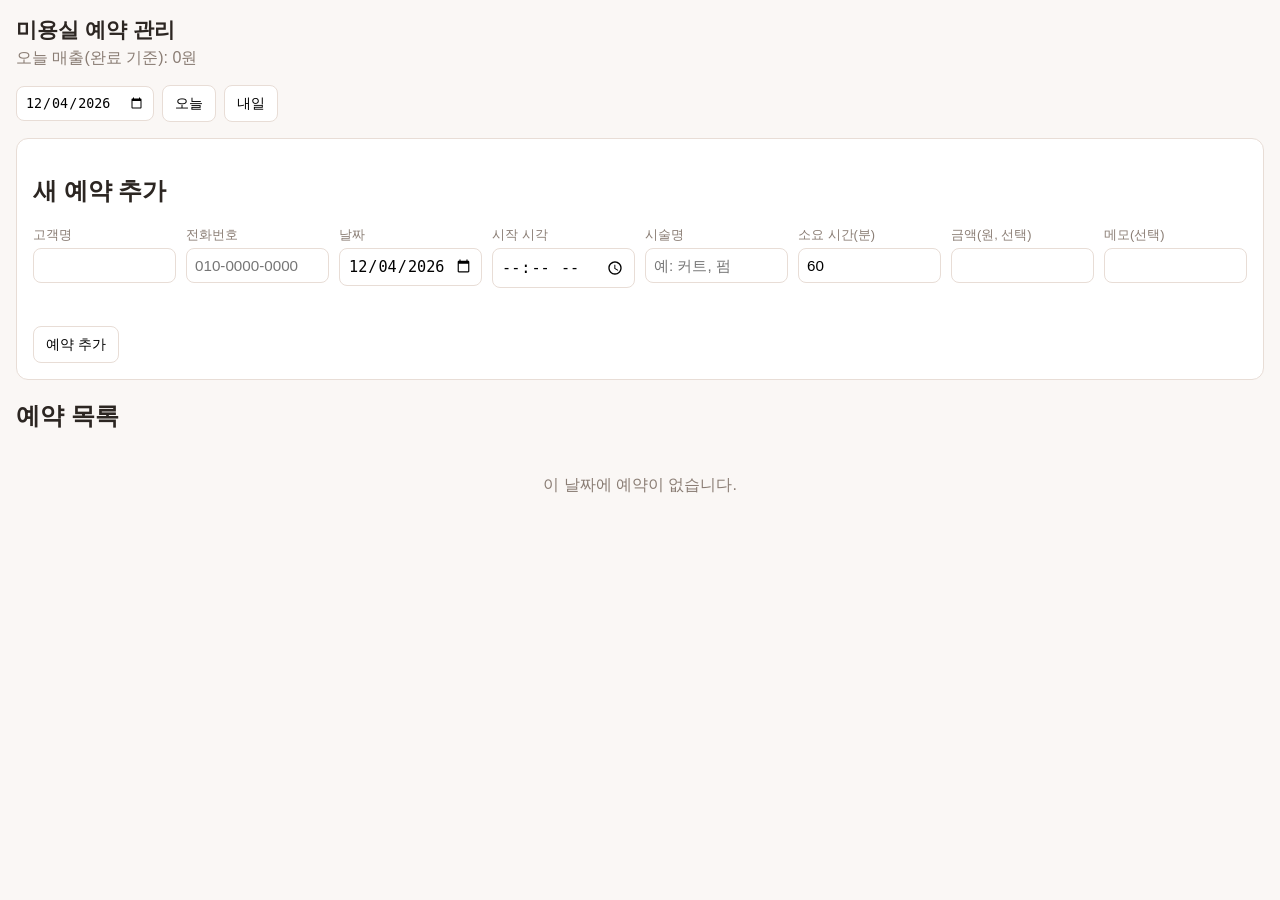
<file: benchmarks/mvp-bench/preflight/runs-v2/a-salon/app/index.html>
<!DOCTYPE html>
<html lang="ko">
<head>
<meta charset="UTF-8">
<meta name="viewport" content="width=device-width, initial-scale=1.0">
<title>미용실 예약 관리</title>
<link rel="stylesheet" href="css/style.css">
</head>
<body>
  <header class="app-header">
    <h1>미용실 예약 관리</h1>
    <p id="revenue-summary"></p>
  </header>

  <section class="date-nav">
    <input type="date" id="date-input">
    <button type="button" id="today-btn">오늘</button>
    <button type="button" id="tomorrow-btn">내일</button>
  </section>

  <section class="card">
    <h2>새 예약 추가</h2>
    <form id="add-form">
      <div class="form-grid">
        <label>고객명
          <input type="text" name="customerName" required>
        </label>
        <label>전화번호
          <input type="tel" name="phone" placeholder="010-0000-0000">
        </label>
        <label>날짜
          <input type="date" name="date" required>
        </label>
        <label>시작 시각
          <input type="time" name="startTime" required>
        </label>
        <label>시술명
          <input type="text" name="service" placeholder="예: 커트, 펌" required>
        </label>
        <label>소요 시간(분)
          <input type="number" name="durationMin" min="5" step="5" value="60" required>
        </label>
        <label>금액(원, 선택)
          <input type="number" name="price" min="0" step="1000">
        </label>
        <label>메모(선택)
          <input type="text" name="memo">
        </label>
      </div>
      <p id="form-error" role="alert"></p>
      <button type="submit">예약 추가</button>
    </form>
  </section>

  <section>
    <h2>예약 목록</h2>
    <div id="reservation-list"></div>
  </section>

  <script src="js/booking.js"></script>
  <script src="js/app.js"></script>
</body>
</html>
</file>
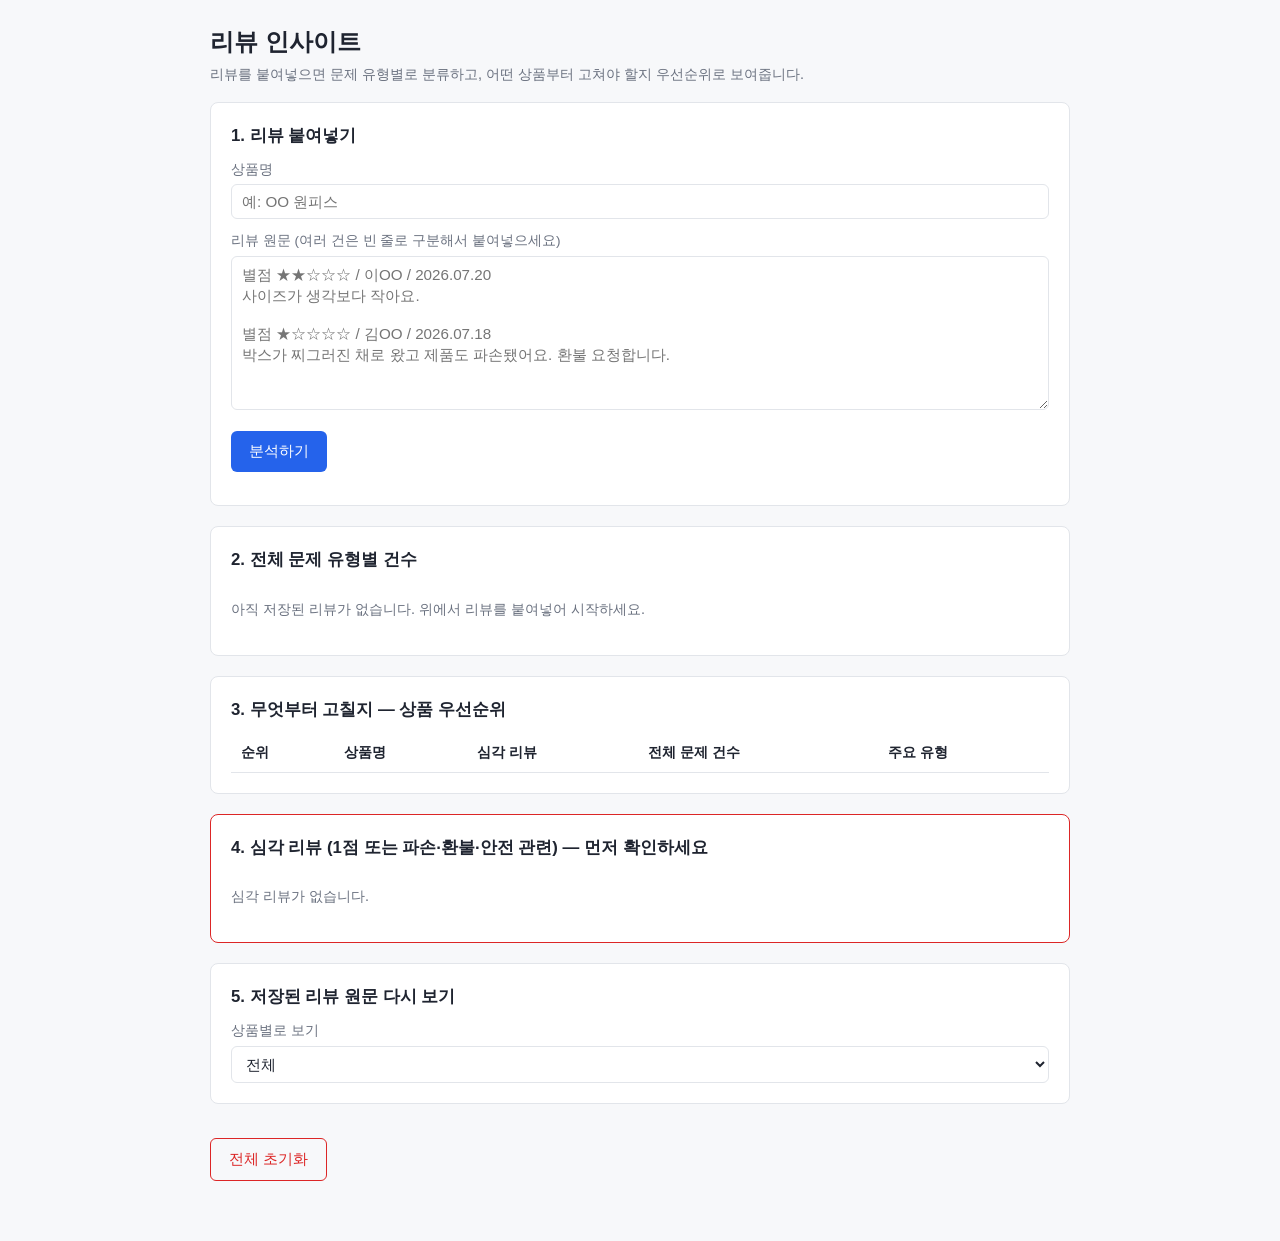
<file: benchmarks/mvp-bench/preflight/runs-v2/b-reviews/app/index.html>
<!DOCTYPE html>
<html lang="ko">
<head>
<meta charset="UTF-8">
<meta name="viewport" content="width=device-width, initial-scale=1.0">
<title>리뷰 인사이트 — 무엇부터 고칠지 한눈에</title>
<link rel="stylesheet" href="css/style.css">
</head>
<body>
<header class="topbar">
  <h1>리뷰 인사이트</h1>
  <p class="subtitle">리뷰를 붙여넣으면 문제 유형별로 분류하고, 어떤 상품부터 고쳐야 할지 우선순위로 보여줍니다.</p>
</header>

<main>
  <section class="panel" aria-labelledby="input-heading">
    <h2 id="input-heading">1. 리뷰 붙여넣기</h2>
    <form id="review-form">
      <label for="product-name">상품명</label>
      <input type="text" id="product-name" placeholder="예: OO 원피스" required>

      <label for="review-text">리뷰 원문 (여러 건은 빈 줄로 구분해서 붙여넣으세요)</label>
      <textarea id="review-text" rows="8" placeholder="별점 ★★☆☆☆ / 이OO / 2026.07.20&#10;사이즈가 생각보다 작아요.&#10;&#10;별점 ★☆☆☆☆ / 김OO / 2026.07.18&#10;박스가 찌그러진 채로 왔고 제품도 파손됐어요. 환불 요청합니다." required></textarea>

      <button type="submit">분석하기</button>
    </form>
    <p id="import-status" class="status" role="status"></p>
  </section>

  <section class="panel" aria-labelledby="summary-heading">
    <h2 id="summary-heading">2. 전체 문제 유형별 건수</h2>
    <ul id="category-summary" class="category-summary"></ul>
    <p id="empty-summary" class="empty-note">아직 저장된 리뷰가 없습니다. 위에서 리뷰를 붙여넣어 시작하세요.</p>
  </section>

  <section class="panel" aria-labelledby="priority-heading">
    <h2 id="priority-heading">3. 무엇부터 고칠지 — 상품 우선순위</h2>
    <table id="priority-table" class="priority-table">
      <thead>
        <tr>
          <th>순위</th>
          <th>상품명</th>
          <th>심각 리뷰</th>
          <th>전체 문제 건수</th>
          <th>주요 유형</th>
        </tr>
      </thead>
      <tbody></tbody>
    </table>
  </section>

  <section class="panel severe-panel" aria-labelledby="severe-heading">
    <h2 id="severe-heading">4. 심각 리뷰 (1점 또는 파손·환불·안전 관련) — 먼저 확인하세요</h2>
    <ul id="severe-list" class="severe-list"></ul>
    <p id="empty-severe" class="empty-note">심각 리뷰가 없습니다.</p>
  </section>

  <section class="panel" aria-labelledby="raw-heading">
    <h2 id="raw-heading">5. 저장된 리뷰 원문 다시 보기</h2>
    <label for="product-filter">상품별로 보기</label>
    <select id="product-filter"></select>
    <ul id="raw-list" class="raw-list"></ul>
  </section>

  <button id="reset-all" class="danger" type="button">전체 초기화</button>
</main>

<script src="js/app.js"></script>
</body>
</html>
</file>
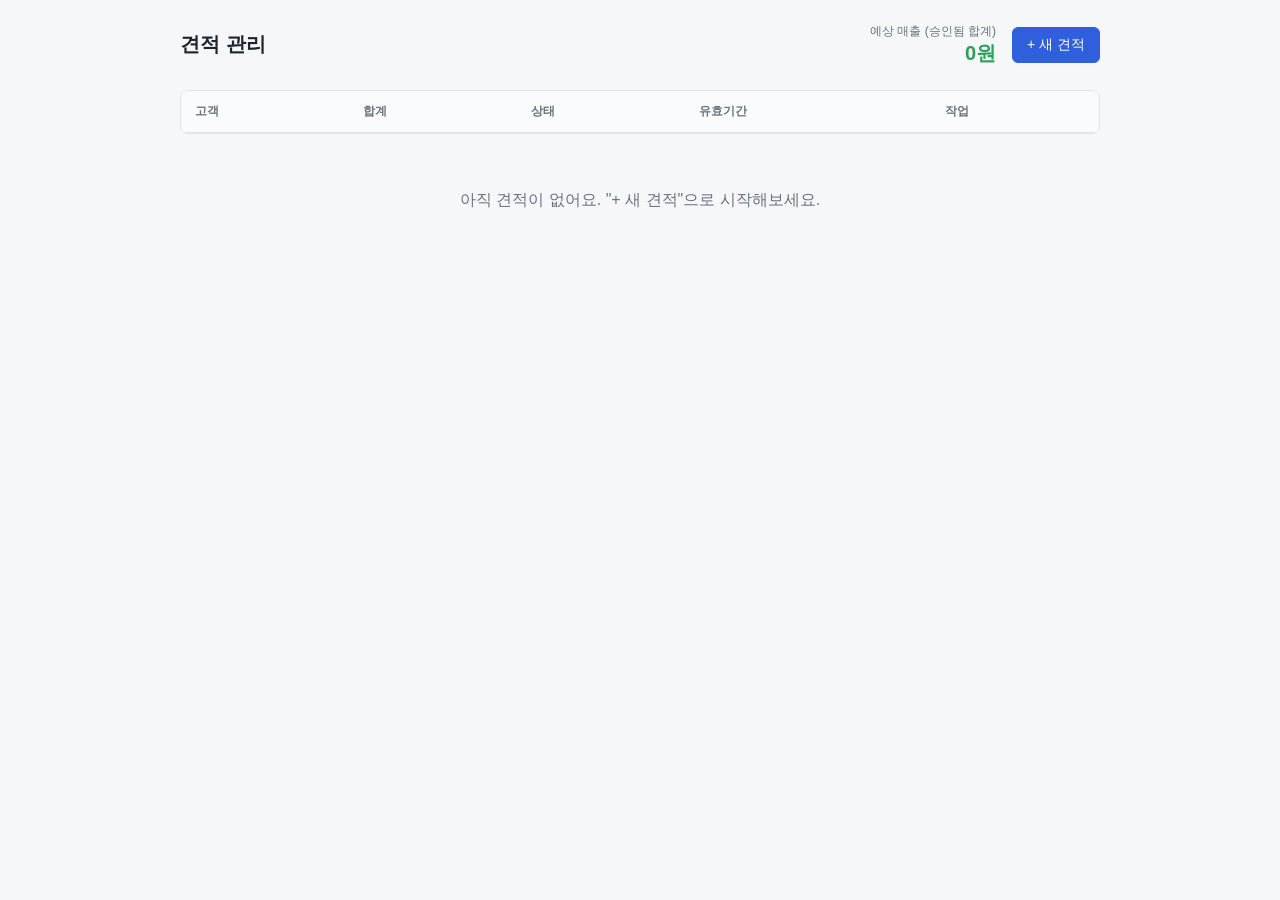
<file: benchmarks/mvp-bench/preflight/runs-v2/c-quotes/app/index.html>
<!doctype html>
<html lang="ko">
<head>
<meta charset="UTF-8">
<meta name="viewport" content="width=device-width, initial-scale=1">
<title>견적 관리</title>
<link rel="stylesheet" href="styles.css">
</head>
<body>

<div class="app">
  <header class="app-header">
    <h1>견적 관리</h1>
    <div class="summary">
      <span class="summary-label">예상 매출 (승인됨 합계)</span>
      <span class="summary-value" id="approvedTotal">0원</span>
    </div>
    <button id="newQuoteBtn" class="btn btn-primary" type="button">+ 새 견적</button>
  </header>

  <main>
    <div class="table-wrap">
      <table class="quote-table">
        <thead>
          <tr>
            <th>고객</th>
            <th>합계</th>
            <th>상태</th>
            <th>유효기간</th>
            <th>작업</th>
          </tr>
        </thead>
        <tbody id="quoteList"></tbody>
      </table>
    </div>
    <p id="emptyState" class="empty-state" hidden>아직 견적이 없어요. "+ 새 견적"으로 시작해보세요.</p>
  </main>
</div>

<!-- 견적 작성/수정 -->
<dialog id="formDialog">
  <form id="quoteForm">
    <h2 id="formTitle">새 견적</h2>

    <label class="field">
      <span>고객명 *</span>
      <input type="text" id="clientInput" required>
    </label>

    <label class="field">
      <span>연락처 (전화 또는 이메일)</span>
      <input type="text" id="contactInput">
    </label>

    <label class="field">
      <span>유효기간 (발행일로부터 며칠)</span>
      <input type="number" id="validDaysInput" min="1" step="1" value="14">
    </label>

    <div class="items-block">
      <div class="items-header">
        <span>항목</span>
        <button type="button" id="addItemRow" class="btn-link">+ 항목 추가</button>
      </div>
      <div id="itemRows"></div>
    </div>

    <p class="form-total">합계: <strong id="formTotal">0원</strong></p>
    <p class="form-error" id="formError" hidden></p>

    <div class="dialog-actions">
      <button type="button" id="cancelForm">취소</button>
      <button type="submit" class="btn btn-primary">저장</button>
    </div>
  </form>
</dialog>

<!-- 발송 전 확인 -->
<dialog id="previewDialog">
  <h2>발송 전 확인</h2>
  <p class="hint">고객에게 나갈 내용이 맞는지 마지막으로 확인해주세요.</p>
  <div id="previewContent" class="preview-content"></div>
  <div class="dialog-actions">
    <button type="button" id="previewCancel">취소</button>
    <button type="button" id="previewConfirm" class="btn btn-primary">확인, 발송함으로 표시</button>
  </div>
</dialog>

<!-- 수정 이력 -->
<dialog id="historyDialog">
  <h2>수정 이력</h2>
  <ul id="historyList" class="history-list"></ul>
  <div class="dialog-actions">
    <button type="button" id="historyClose">닫기</button>
  </div>
</dialog>

<!-- 인쇄 전용 영역: 평소엔 화면에 안 보이고, 인쇄 시 이 영역만 보인다 -->
<div id="printArea"></div>

<script src="calc.js"></script>
<script src="app.js"></script>
</body>
</html>
</file>
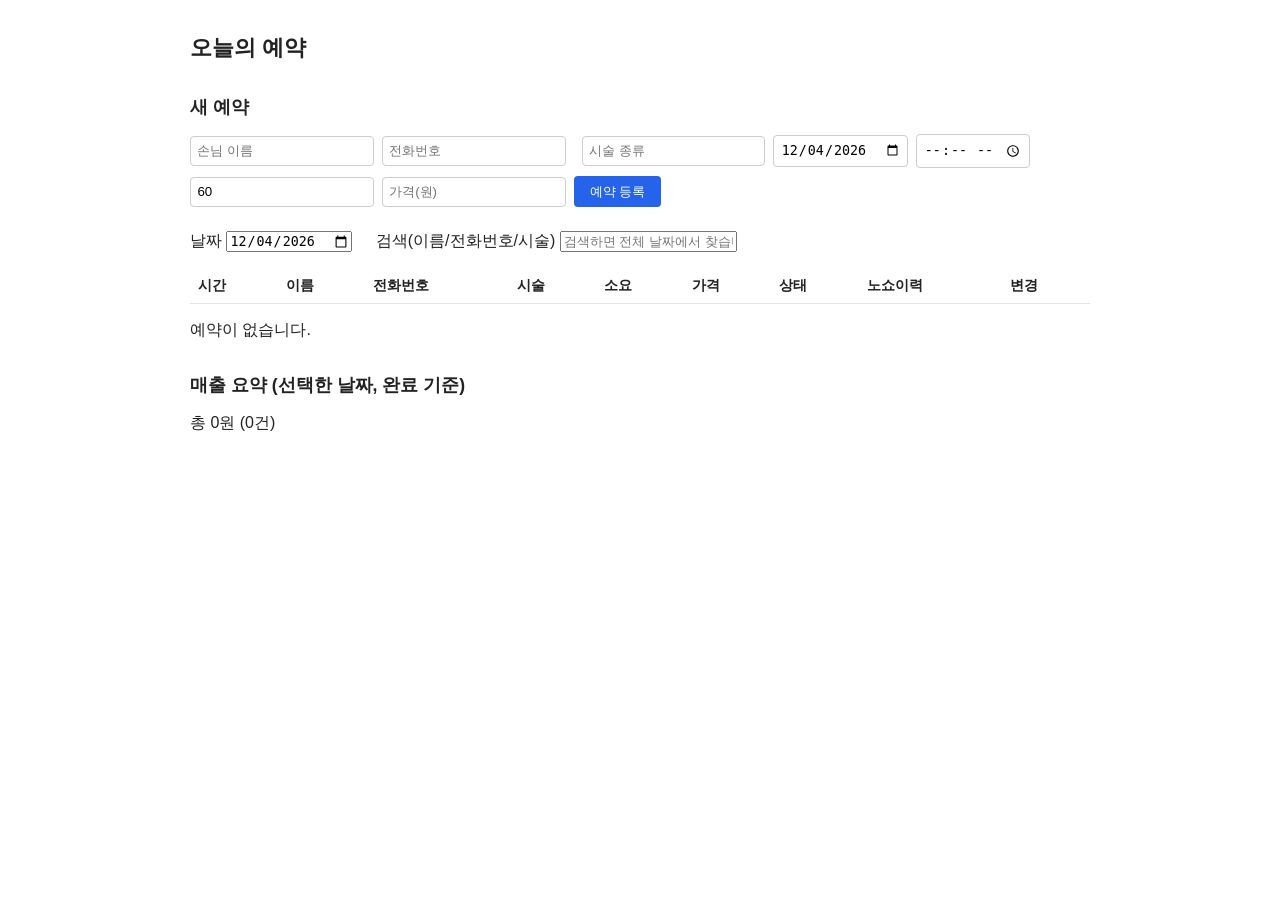
<file: benchmarks/mvp-bench/preflight/runs-v3/a-salon/app/index.html>
<!DOCTYPE html>
<html lang="ko">
<head>
<meta charset="UTF-8">
<meta name="viewport" content="width=device-width, initial-scale=1.0">
<title>1인 미용실 예약 관리</title>
<link rel="stylesheet" href="style.css">
</head>
<body>
  <h1>오늘의 예약</h1>

  <section id="add-form">
    <h2>새 예약</h2>
    <form id="reservation-form">
      <input type="text" id="f-name" placeholder="손님 이름" required>
      <input type="tel" id="f-phone" placeholder="전화번호" required>
      <span id="noshow-hint"></span>
      <input type="text" id="f-service" placeholder="시술 종류" required>
      <input type="date" id="f-date" required>
      <input type="time" id="f-time" required>
      <input type="number" id="f-duration" placeholder="소요시간(분)" min="5" value="60" required>
      <input type="number" id="f-price" placeholder="가격(원)" min="0" required>
      <button type="submit">예약 등록</button>
      <span id="form-error" class="error"></span>
    </form>
  </section>

  <section id="filter-bar">
    <label>날짜 <input type="date" id="filter-date"></label>
    <label>검색(이름/전화번호/시술) <input type="text" id="filter-search" placeholder="검색하면 전체 날짜에서 찾습니다"></label>
  </section>

  <section id="list-section">
    <table id="reservation-table">
      <thead>
        <tr>
          <th>시간</th><th>이름</th><th>전화번호</th><th>시술</th><th>소요</th><th>가격</th><th>상태</th><th>노쇼이력</th><th>변경</th>
        </tr>
      </thead>
      <tbody id="reservation-body"></tbody>
    </table>
    <p id="empty-msg" hidden>예약이 없습니다.</p>
  </section>

  <section id="summary-section">
    <h2>매출 요약 (선택한 날짜, 완료 기준)</h2>
    <p id="summary-total"></p>
    <ul id="summary-by-service"></ul>
  </section>

  <script src="app.js"></script>
</body>
</html>
</file>
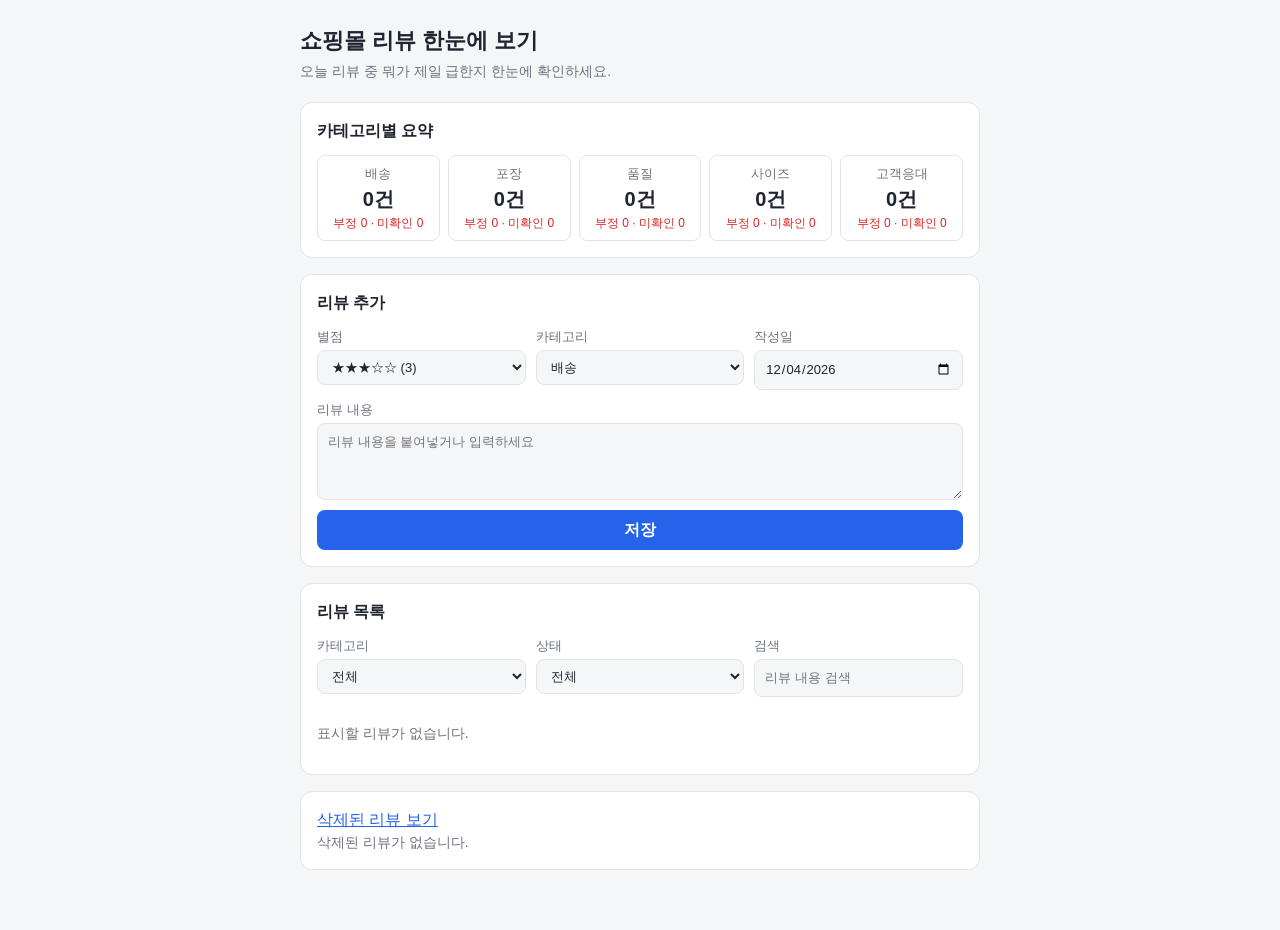
<file: benchmarks/mvp-bench/preflight/runs-v3/b-reviews/app/index.html>
<!DOCTYPE html>
<html lang="ko">
<head>
<meta charset="UTF-8" />
<meta name="viewport" content="width=device-width, initial-scale=1.0" />
<title>쇼핑몰 리뷰 한눈에 보기</title>
<link rel="stylesheet" href="style.css" />
</head>
<body>
<header>
  <h1>쇼핑몰 리뷰 한눈에 보기</h1>
  <p class="sub">오늘 리뷰 중 뭐가 제일 급한지 한눈에 확인하세요.</p>
</header>

<main>
  <section class="card" id="summary-section">
    <h2>카테고리별 요약</h2>
    <div id="urgent-banner" class="urgent-banner" hidden></div>
    <div id="summary-grid" class="summary-grid"></div>
  </section>

  <section class="card">
    <h2>리뷰 추가</h2>
    <form id="review-form">
      <div class="field-row">
        <label>별점
          <select id="f-rating" required>
            <option value="1">★☆☆☆☆ (1)</option>
            <option value="2">★★☆☆☆ (2)</option>
            <option value="3" selected>★★★☆☆ (3)</option>
            <option value="4">★★★★☆ (4)</option>
            <option value="5">★★★★★ (5)</option>
          </select>
        </label>
        <label>카테고리
          <select id="f-category" required></select>
        </label>
        <label>작성일
          <input type="date" id="f-date" required />
        </label>
      </div>
      <label>리뷰 내용
        <textarea id="f-content" rows="3" required placeholder="리뷰 내용을 붙여넣거나 입력하세요"></textarea>
      </label>
      <button type="submit">저장</button>
    </form>
  </section>

  <section class="card">
    <h2>리뷰 목록</h2>
    <div class="filter-row">
      <label>카테고리
        <select id="filter-category"></select>
      </label>
      <label>상태
        <select id="filter-status">
          <option value="all">전체</option>
          <option value="unconfirmed">미확인</option>
          <option value="confirmed">확인함</option>
        </select>
      </label>
      <label>검색
        <input type="text" id="filter-query" placeholder="리뷰 내용 검색" />
      </label>
    </div>
    <ul id="review-list" class="review-list"></ul>
    <p id="empty-msg" class="empty-msg" hidden>표시할 리뷰가 없습니다.</p>
  </section>

  <section class="card">
    <button id="toggle-trash" type="button" class="link-btn">삭제된 리뷰 보기</button>
    <ul id="trash-list" class="review-list" hidden></ul>
  </section>
</main>

<script src="logic.js"></script>
<script src="app.js"></script>
</body>
</html>
</file>
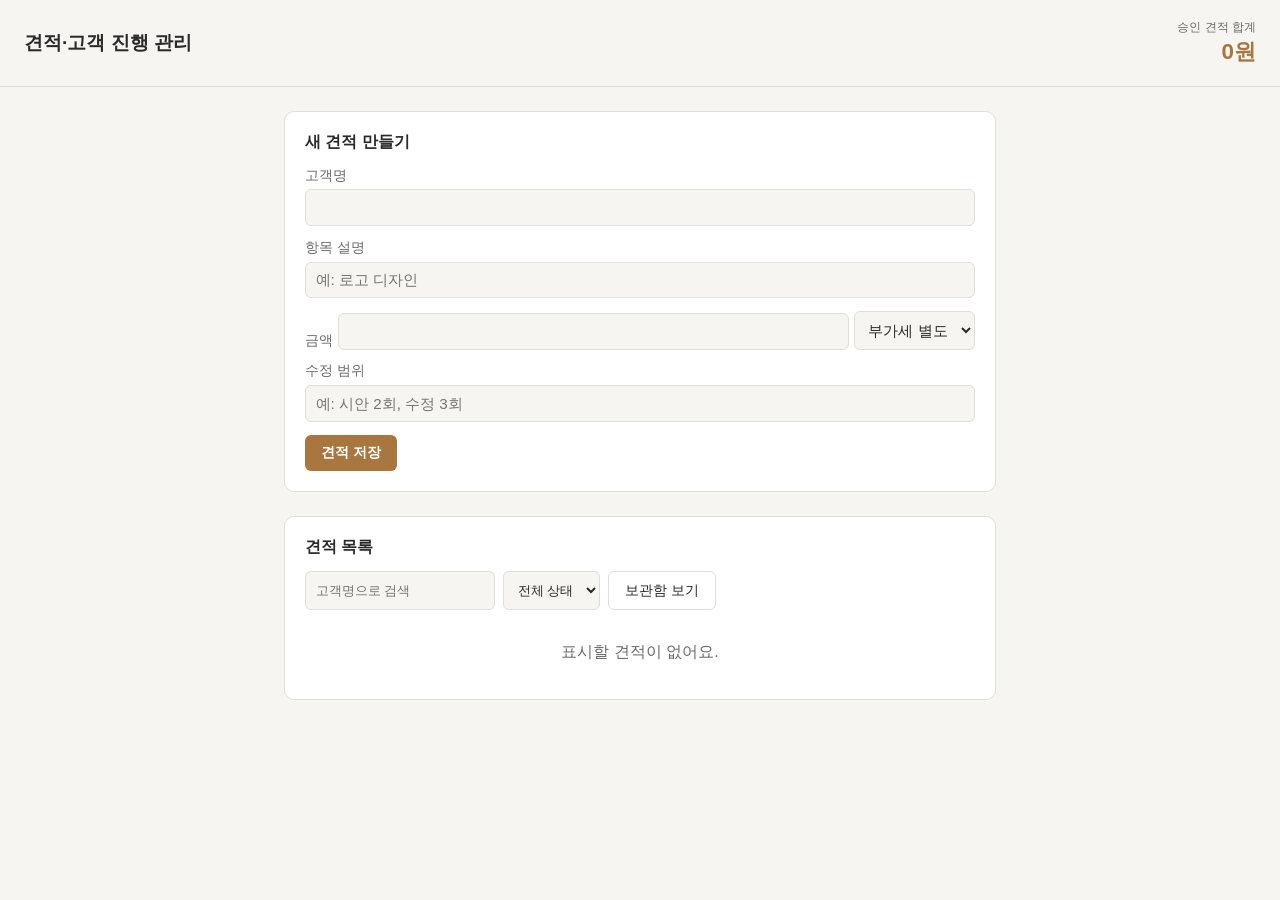
<file: benchmarks/mvp-bench/preflight/runs-v3/c-quotes/app/index.html>
<!DOCTYPE html>
<html lang="ko">
<head>
<meta charset="UTF-8">
<meta name="viewport" content="width=device-width, initial-scale=1.0">
<title>견적·고객 진행 관리</title>
<link rel="stylesheet" href="style.css">
</head>
<body>
<header class="topbar">
  <h1>견적·고객 진행 관리</h1>
  <div class="summary">
    <span class="summary-label">승인 견적 합계</span>
    <span id="approvedSum" class="summary-amount">0원</span>
  </div>
</header>

<main>
  <section class="panel" aria-label="새 견적">
    <h2>새 견적 만들기</h2>
    <form id="quoteForm" novalidate>
      <div class="field">
        <label for="client">고객명</label>
        <input type="text" id="client" required>
      </div>
      <div class="field">
        <label for="itemDesc">항목 설명</label>
        <input type="text" id="itemDesc" placeholder="예: 로고 디자인">
      </div>
      <div class="field field-amount">
        <label for="amount">금액</label>
        <input type="number" id="amount" min="1" step="1" required>
        <select id="vatMode">
          <option value="exclusive">부가세 별도</option>
          <option value="inclusive">부가세 포함</option>
        </select>
      </div>
      <div class="field">
        <label for="scope">수정 범위</label>
        <input type="text" id="scope" placeholder="예: 시안 2회, 수정 3회">
      </div>
      <div id="formError" class="form-error" role="alert" hidden></div>
      <button type="submit">견적 저장</button>
    </form>
  </section>

  <section class="panel" aria-label="견적 목록">
    <h2>견적 목록</h2>
    <div class="controls">
      <input type="search" id="searchClient" placeholder="고객명으로 검색">
      <select id="statusFilter">
        <option value="all">전체 상태</option>
        <option value="draft">초안</option>
        <option value="sent">발송</option>
        <option value="approved">승인</option>
        <option value="rejected">거절</option>
      </select>
      <button type="button" id="toggleArchive">보관함 보기</button>
    </div>
    <div id="quoteList" class="quote-list"></div>
    <p id="emptyMsg" class="empty-msg" hidden>표시할 견적이 없어요.</p>
  </section>
</main>

<template id="quoteRowTemplate">
  <article class="quote-card">
    <div class="quote-main">
      <div class="quote-client"></div>
      <div class="quote-item"></div>
      <div class="quote-scope"></div>
      <div class="quote-money">
        <span class="quote-supply"></span>
        <span class="quote-vat"></span>
        <span class="quote-total"></span>
      </div>
    </div>
    <div class="quote-actions">
      <select class="statusSelect">
        <option value="draft">초안</option>
        <option value="sent">발송</option>
        <option value="approved">승인</option>
        <option value="rejected">거절</option>
      </select>
      <button type="button" class="archiveBtn">보관</button>
      <button type="button" class="restoreBtn">복원</button>
    </div>
  </article>
</template>

<script src="app.js"></script>
</body>
</html>
</file>
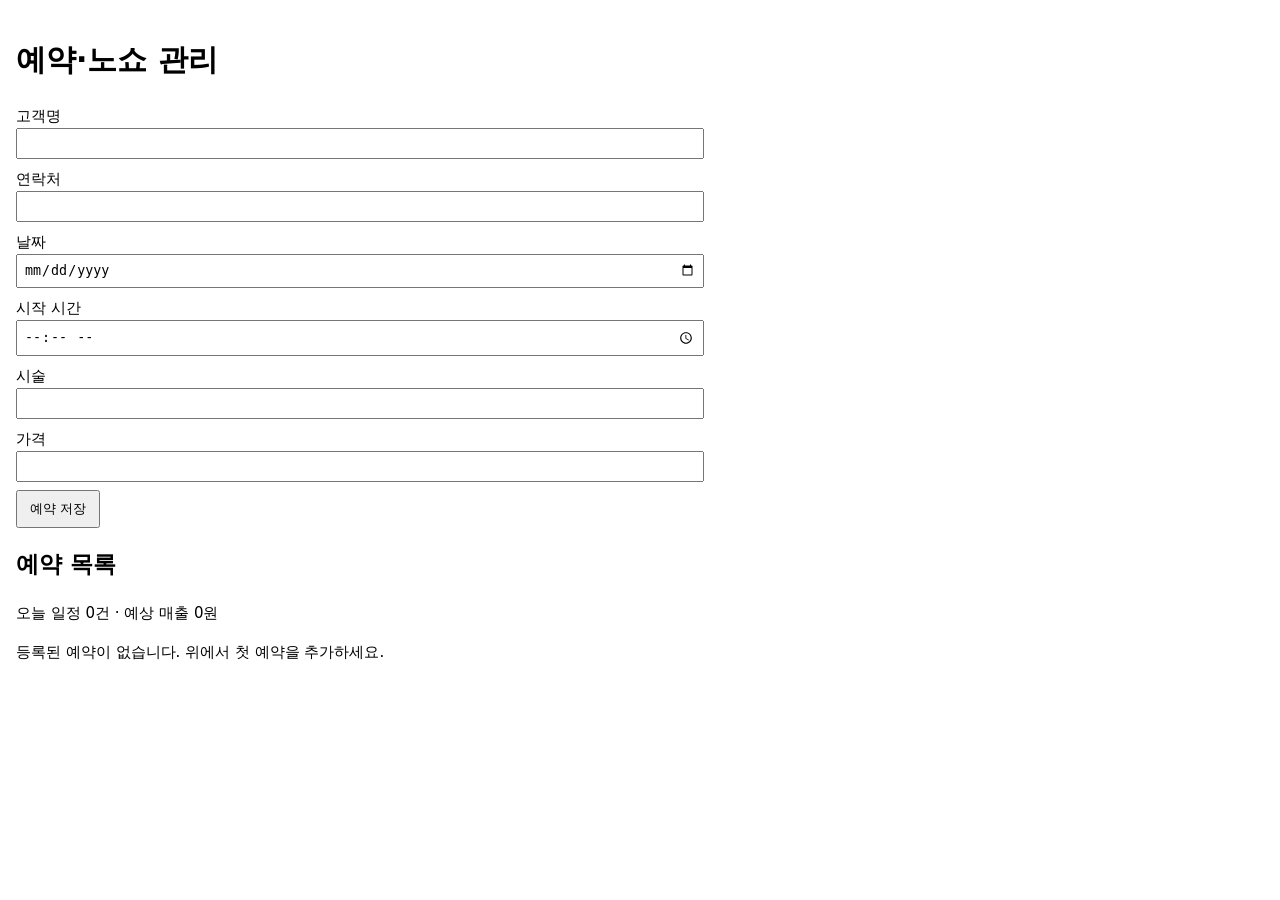
<file: benchmarks/mvp-bench/grader/fixtures/fail/a-salon/app/index.html>
<!doctype html>
<!-- FAIL fixture: pass/a-salon에서 시간대 겹침 검사만 제거했다 (booking-conflict 실패용). -->
<html lang="ko">
<head>
<meta charset="utf-8">
<meta name="viewport" content="width=device-width, initial-scale=1">
<title>예약·노쇼 관리</title>
<style>
  * { box-sizing: border-box; }
  body { font: 15px/1.6 system-ui, sans-serif; margin: 0; padding: 16px; max-width: 720px; }
  label { display: block; margin: 8px 0; }
  input, select { width: 100%; padding: 6px; }
  button { padding: 8px 12px; }
  .row { border: 1px solid #ccc; border-radius: 6px; padding: 8px; margin: 8px 0; overflow-wrap: anywhere; }
  .msg { color: #b00020; }
</style>
</head>
<body>
<h1>예약·노쇼 관리</h1>

<form id="form" novalidate>
  <label>고객명 <input type="text" name="customer" required></label>
  <label>연락처 <input type="tel" name="phone"></label>
  <label>날짜 <input type="date" name="date" required></label>
  <label>시작 시간 <input type="time" name="start" required></label>
  <label>시술 <input type="text" name="service"></label>
  <label>가격 <input type="number" name="price" required></label>
  <button type="submit">예약 저장</button>
</form>
<p class="msg" id="msg"></p>

<h2>예약 목록</h2>
<p id="summary"></p>
<div id="list"></div>

<script>
const KEY = 'riff-salon';
const SLOT = 60; // 시술 1건을 60분으로 보고 시간대 겹침을 판정한다
const STATUSES = ['예정', '완료', '취소', '노쇼'];
const $ = s => document.querySelector(s);
const won = n => n.toLocaleString('ko-KR') + '원';
const minutes = t => { const [h, m] = t.split(':').map(Number); return h * 60 + m; };
const today = () => { const d = new Date(); return new Date(d - d.getTimezoneOffset() * 6e4).toISOString().slice(0, 10); };

let bookings = JSON.parse(localStorage.getItem(KEY) || '[]');
const save = () => localStorage.setItem(KEY, JSON.stringify(bookings));

function render() {
  const active = bookings.filter(b => b.status === '예정' || b.status === '완료');
  const revenue = active.reduce((sum, b) => sum + b.price, 0);
  $('#summary').textContent =
    `오늘 일정 ${bookings.filter(b => b.date === today()).length}건 · 예상 매출 ${won(revenue)}`;

  const list = $('#list');
  list.textContent = '';
  if (!bookings.length) {
    const empty = document.createElement('p');
    empty.textContent = '등록된 예약이 없습니다. 위에서 첫 예약을 추가하세요.';
    list.append(empty);
    return;
  }
  bookings.forEach((b, i) => {
    const row = document.createElement('div');
    row.className = 'row';
    const info = document.createElement('div');
    info.textContent = `${b.name} · ${b.date} ${b.start} · ${b.service || '시술 미지정'} · ${won(b.price)}`;
    const select = document.createElement('select');
    select.setAttribute('aria-label', '예약 상태');
    STATUSES.forEach(s => select.append(new Option(s, s, false, s === b.status)));
    // 상태만 바꾸고 기록은 지우지 않는다
    select.onchange = () => { bookings[i].status = select.value; save(); render(); };
    row.append(info, select);
    list.append(row);
  });
}

$('#form').addEventListener('submit', event => {
  event.preventDefault();
  const form = event.target;
  const entry = {
    name: form.customer.value.trim(),
    phone: form.phone.value.trim(),
    date: form.date.value,
    start: form.start.value,
    service: form.service.value.trim(),
    price: Number(form.price.value),
    status: '예정',
  };
  const fail = message => { $('#msg').textContent = message; };

  if (!entry.name || !entry.date || !entry.start) return fail('고객명, 날짜, 시작 시간을 입력하세요.');
  if (entry.date < today()) return fail('지난 날짜에는 예약할 수 없습니다.');
  if (!(entry.price > 0)) return fail('가격은 0보다 커야 합니다.');

  bookings.push(entry);
  save();
  form.reset();
  $('#msg').textContent = '';
  render();
});

render();
</script>
</body>
</html>
</file>
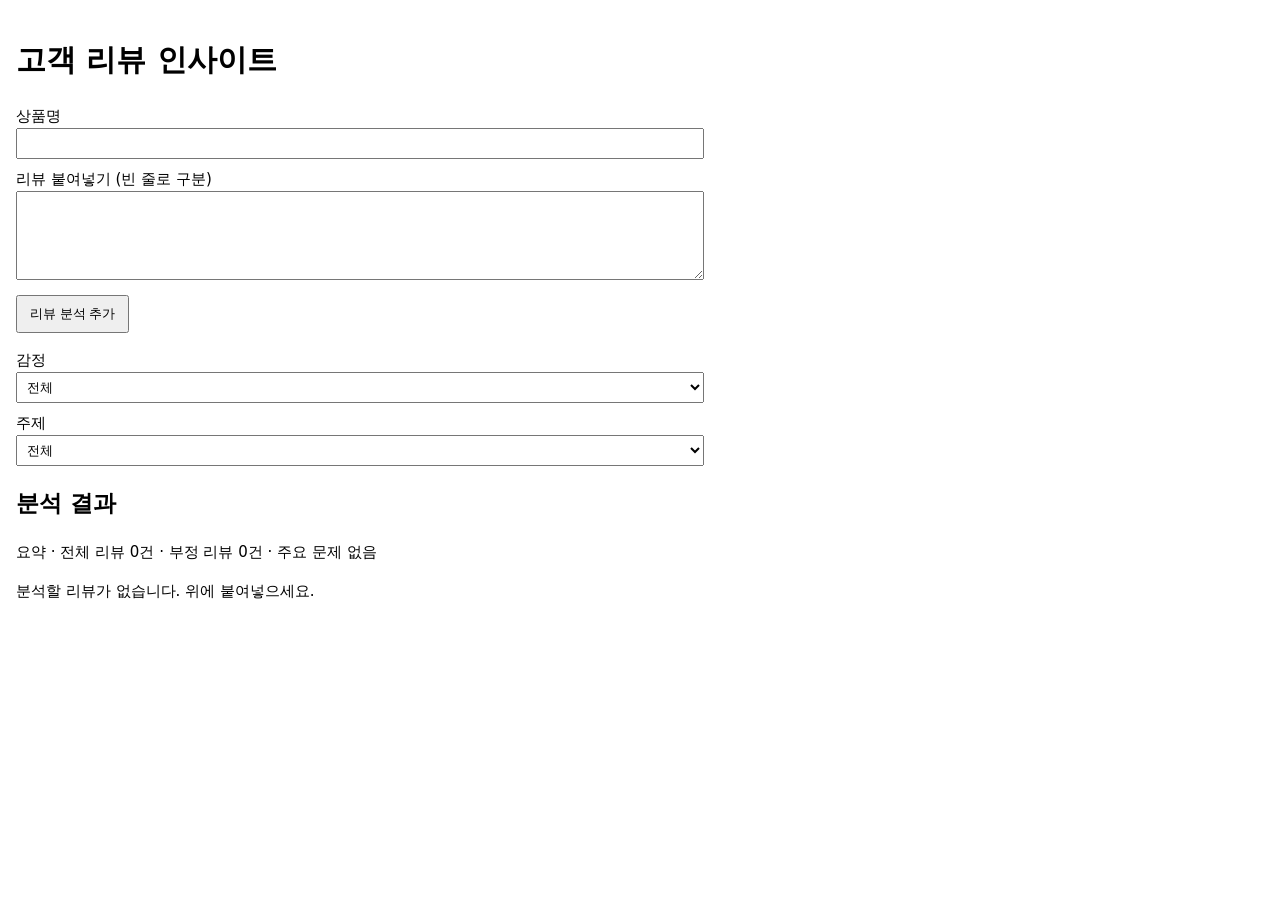
<file: benchmarks/mvp-bench/grader/fixtures/fail/b-reviews/app/index.html>
<!doctype html>
<!-- FAIL fixture: pass/b-reviews에서 처리 상태 변경의 저장만 제거했다 (persistence 실패용). -->
<html lang="ko">
<head>
<meta charset="utf-8">
<meta name="viewport" content="width=device-width, initial-scale=1">
<title>고객 리뷰 인사이트</title>
<style>
  * { box-sizing: border-box; }
  body { font: 15px/1.6 system-ui, sans-serif; margin: 0; padding: 16px; max-width: 720px; }
  label { display: block; margin: 8px 0; }
  input, select, textarea { width: 100%; padding: 6px; }
  button { padding: 8px 12px; }
  .card { border: 1px solid #ccc; border-radius: 6px; padding: 8px; margin: 8px 0; overflow-wrap: anywhere; }
  .tags { color: #444; }
  .msg { color: #b00020; }
</style>
</head>
<body>
<h1>고객 리뷰 인사이트</h1>

<form id="form" novalidate>
  <label>상품명 <input type="text" name="product" required></label>
  <label>리뷰 붙여넣기 (빈 줄로 구분) <textarea name="reviews" rows="5" required></textarea></label>
  <button type="submit">리뷰 분석 추가</button>
</form>
<p class="msg" id="msg"></p>

<label>감정 <select id="filter-sentiment"></select></label>
<label>주제 <select id="filter-theme"></select></label>

<h2>분석 결과</h2>
<p id="summary"></p>
<div id="list"></div>

<script>
const KEY = 'riff-reviews';
const SENTIMENTS = ['긍정', '부정', '중립'];
const THEMES = [
  ['배송', /도착|배송|출발|오지 않|늦/],
  ['포장', /박스|포장|찌그/],
  ['품질', /깨|파손|불량|고장/],
  ['사이즈', /사이즈|치수|작게|크게|옷/],
];
const STATUSES = [['todo', '처리 전'], ['doing', '검토 중'], ['done', '개선 반영']];
const $ = s => document.querySelector(s);

// 별점으로 감정을, 본문 어휘로 주제를 정한다. 외부 API 없이 로컬에서만 동작한다.
const sentimentOf = text => {
  const stars = (text.match(/★/g) || []).length;
  return stars >= 4 ? '긍정' : (stars > 0 && stars <= 2 ? '부정' : '중립');
};
const themeOf = text => (THEMES.find(([, pattern]) => pattern.test(text)) || ['기타'])[0];

let reviews = JSON.parse(localStorage.getItem(KEY) || '[]');
const save = () => localStorage.setItem(KEY, JSON.stringify(reviews));

const fillFilter = (select, values) => {
  select.append(new Option('전체', ''));
  values.forEach(v => select.append(new Option(v, v)));
  select.onchange = render;
};
fillFilter($('#filter-sentiment'), SENTIMENTS);
fillFilter($('#filter-theme'), THEMES.map(([name]) => name));

function render() {
  const wantSentiment = $('#filter-sentiment').value;
  const wantTheme = $('#filter-theme').value;
  const shown = reviews
    .map((review, index) => ({ review, index }))
    .filter(({ review }) => (!wantSentiment || review.sentiment === wantSentiment)
      && (!wantTheme || review.theme === wantTheme));

  const negative = reviews.filter(r => r.sentiment === '부정');
  const counts = {};
  negative.forEach(r => { counts[r.theme] = (counts[r.theme] || 0) + 1; });
  const top = Object.entries(counts).sort((a, b) => b[1] - a[1])[0];
  $('#summary').textContent = `요약 · 전체 리뷰 ${reviews.length}건 · 부정 리뷰 ${negative.length}건 · `
    + `주요 문제 ${top ? `${top[0]} ${top[1]}건` : '없음'}`;

  const list = $('#list');
  list.textContent = '';
  if (!shown.length) {
    const empty = document.createElement('p');
    empty.textContent = reviews.length ? '조건에 맞는 리뷰가 없습니다.' : '분석할 리뷰가 없습니다. 위에 붙여넣으세요.';
    list.append(empty);
    return;
  }
  shown.forEach(({ review, index }) => {
    const card = document.createElement('div');
    card.className = 'card';
    const body = document.createElement('div');
    body.textContent = review.text;
    const tags = document.createElement('div');
    tags.className = 'tags';
    tags.textContent = `${review.product} · ${review.sentiment} · ${review.theme}`;
    const select = document.createElement('select');
    select.setAttribute('aria-label', '처리 상태');
    STATUSES.forEach(([value, label]) => select.append(new Option(label, value, false, value === review.status)));
    select.onchange = () => { reviews[index].status = select.value; render(); };
    card.append(body, tags, select);
    list.append(card);
  });
}

$('#form').addEventListener('submit', event => {
  event.preventDefault();
  const form = event.target;
  const product = form.product.value.trim();
  const blocks = form.reviews.value.split(/\n\s*\n/).map(t => t.trim()).filter(Boolean);
  if (!product || !blocks.length) {
    $('#msg').textContent = '상품명과 리뷰 본문을 모두 입력하세요.';
    return;
  }
  blocks.forEach(text => reviews.push({
    product, text, sentiment: sentimentOf(text), theme: themeOf(text), status: 'todo',
  }));
  save();
  form.reset();
  $('#msg').textContent = '';
  render();
});

render();
</script>
</body>
</html>
</file>
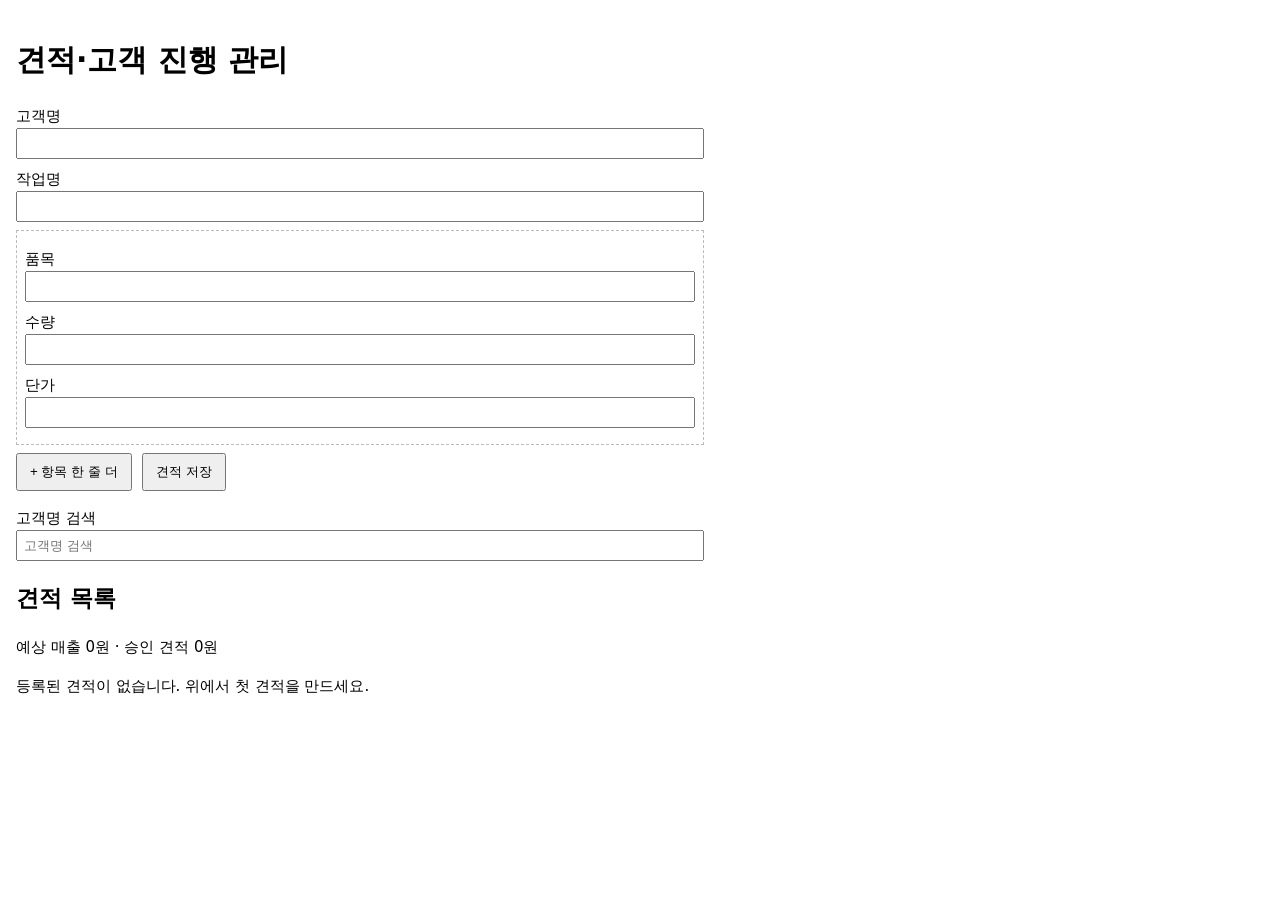
<file: benchmarks/mvp-bench/grader/fixtures/fail/c-quotes/app/index.html>
<!doctype html>
<!-- FAIL fixture: pass/c-quotes에서 공급가액·부가세 분리 표시만 제거했다 (vat-total 실패용). -->
<html lang="ko">
<head>
<meta charset="utf-8">
<meta name="viewport" content="width=device-width, initial-scale=1">
<title>견적·고객 진행 관리</title>
<style>
  * { box-sizing: border-box; }
  body { font: 15px/1.6 system-ui, sans-serif; margin: 0; padding: 16px; max-width: 720px; }
  label { display: block; margin: 8px 0; }
  input, select { width: 100%; padding: 6px; }
  button { padding: 8px 12px; margin-right: 6px; }
  .item { border: 1px dashed #bbb; padding: 8px; margin: 8px 0; }
  .quote { border: 1px solid #ccc; border-radius: 6px; padding: 8px; margin: 8px 0; overflow-wrap: anywhere; }
  .msg { color: #b00020; }
  @media print {
    form, #search, .status, .msg, button { display: none; }
    .quote { border: none; page-break-inside: avoid; }
  }
</style>
</head>
<body>
<h1>견적·고객 진행 관리</h1>

<form id="form" novalidate>
  <label>고객명 <input type="text" name="customer" required></label>
  <label>작업명 <input type="text" name="project"></label>
  <div id="items">
    <div class="item">
      <label>품목 <input type="text" class="desc" name="desc"></label>
      <label>수량 <input type="number" class="qty" name="qty"></label>
      <label>단가 <input type="number" class="unit" name="unit"></label>
    </div>
  </div>
  <button type="button" id="add-item">+ 항목 한 줄 더</button>
  <button type="submit">견적 저장</button>
</form>
<p class="msg" id="msg"></p>

<label>고객명 검색 <input type="search" id="search" placeholder="고객명 검색"></label>

<h2>견적 목록</h2>
<p id="summary"></p>
<div id="list"></div>

<script>
const KEY = 'riff-quotes';
const VAT_RATE = 0.1;
const STATUSES = [['draft', '초안'], ['sent', '발송'], ['approved', '승인'], ['rejected', '거절']];
const $ = s => document.querySelector(s);
const won = n => n.toLocaleString('ko-KR') + '원';

let quotes = JSON.parse(localStorage.getItem(KEY) || '[]');
const save = () => localStorage.setItem(KEY, JSON.stringify(quotes));

$('#add-item').onclick = () => {
  const row = $('.item').cloneNode(true);
  row.querySelectorAll('input').forEach(input => { input.value = ''; });
  $('#items').append(row);
};

function render() {
  const keyword = $('#search').value.trim();
  const shown = quotes.filter(q => !keyword || q.customer.includes(keyword));
  const expected = quotes.filter(q => q.status !== 'rejected').reduce((s, q) => s + q.total, 0);
  const approved = quotes.filter(q => q.status === 'approved').reduce((s, q) => s + q.total, 0);
  $('#summary').textContent = `예상 매출 ${won(expected)} · 승인 견적 ${won(approved)}`;

  const list = $('#list');
  list.textContent = '';
  if (!shown.length) {
    const empty = document.createElement('p');
    empty.textContent = quotes.length ? '검색 조건에 맞는 견적이 없습니다.' : '등록된 견적이 없습니다. 위에서 첫 견적을 만드세요.';
    list.append(empty);
    return;
  }
  shown.forEach(quote => {
    const card = document.createElement('div');
    card.className = 'quote';
    const head = document.createElement('div');
    head.textContent = `${quote.customer} · ${quote.project || '작업명 미지정'}`;
    const lines = document.createElement('div');
    lines.textContent = quote.items
      .map(i => `${i.desc} ${i.qty} × ${won(i.unit)} = ${won(i.qty * i.unit)}`).join(' / ');
    const totals = document.createElement('div');
    totals.textContent = `합계 ${won(quote.total)}`;
    const select = document.createElement('select');
    select.className = 'status';
    select.setAttribute('aria-label', '견적 진행 상태');
    STATUSES.forEach(([value, label]) => select.append(new Option(label, value, false, value === quote.status)));
    select.onchange = () => { quote.status = select.value; save(); render(); };
    card.append(head, lines, totals, select);
    list.append(card);
  });
}

$('#search').oninput = render;

$('#form').addEventListener('submit', event => {
  event.preventDefault();
  const form = event.target;
  const customer = form.customer.value.trim();
  const items = [...$('#items').querySelectorAll('.item')].map(row => ({
    desc: row.querySelector('.desc').value.trim(),
    qty: Number(row.querySelector('.qty').value),
    unit: Number(row.querySelector('.unit').value),
  }));
  if (!customer) { $('#msg').textContent = '고객명을 입력하세요.'; return; }
  if (!items.length || items.some(i => !i.desc || !(i.qty > 0) || !(i.unit > 0))) {
    $('#msg').textContent = '모든 항목의 품목, 수량, 단가를 채우세요. 수량과 단가는 0보다 커야 합니다.';
    return;
  }

  const supply = items.reduce((sum, i) => sum + i.qty * i.unit, 0);
  const vat = Math.round(supply * VAT_RATE);
  quotes.push({
    customer, project: form.project.value.trim(), items, supply, vat, total: supply + vat, status: 'draft',
  });
  save();
  form.reset();
  $('#items').querySelectorAll('.item').forEach((row, index) => { if (index) row.remove(); });
  $('#msg').textContent = '';
  render();
});

render();
</script>
</body>
</html>
</file>
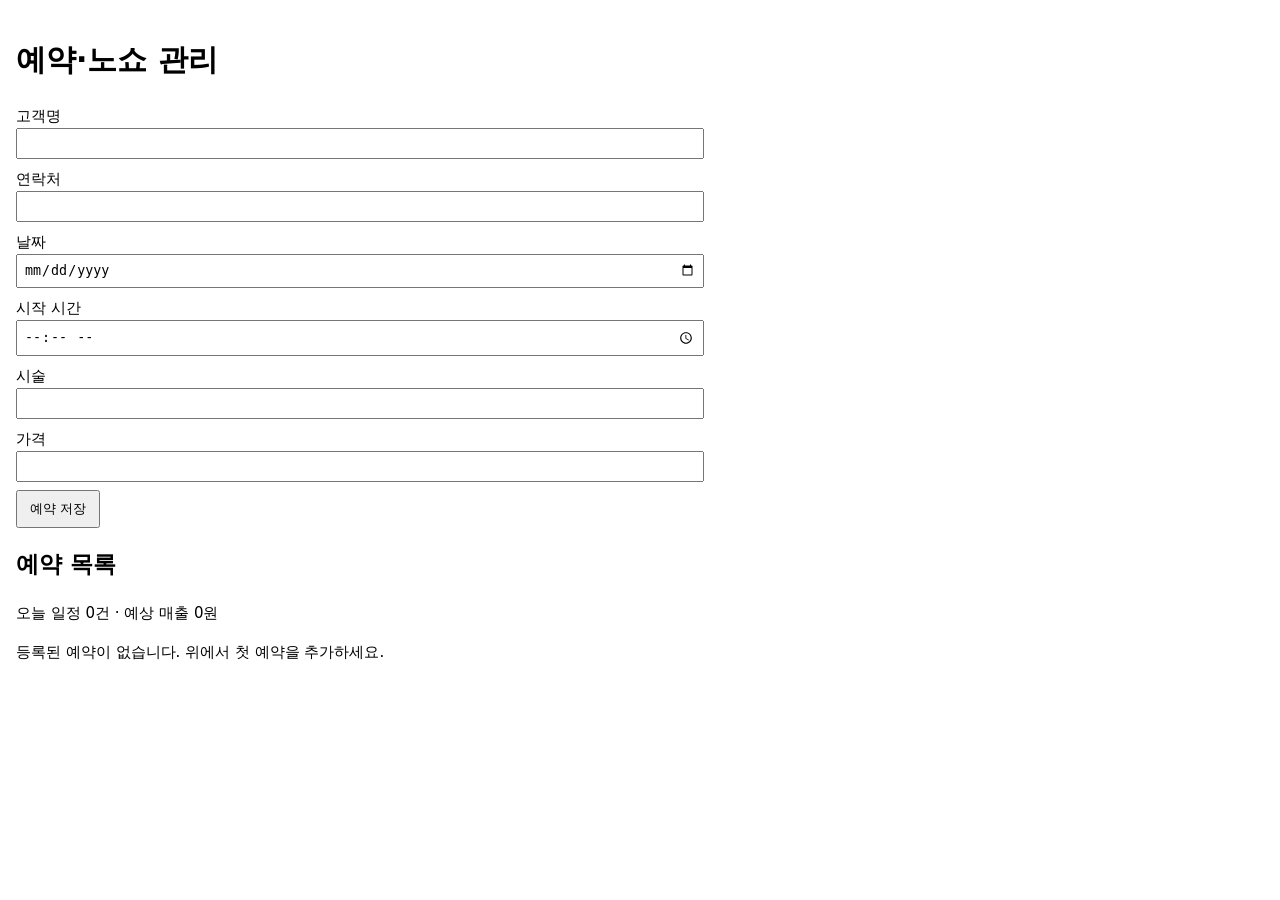
<file: benchmarks/mvp-bench/grader/fixtures/pass/a-salon/app/index.html>
<!doctype html>
<html lang="ko">
<head>
<meta charset="utf-8">
<meta name="viewport" content="width=device-width, initial-scale=1">
<title>예약·노쇼 관리</title>
<style>
  * { box-sizing: border-box; }
  body { font: 15px/1.6 system-ui, sans-serif; margin: 0; padding: 16px; max-width: 720px; }
  label { display: block; margin: 8px 0; }
  input, select { width: 100%; padding: 6px; }
  button { padding: 8px 12px; }
  .row { border: 1px solid #ccc; border-radius: 6px; padding: 8px; margin: 8px 0; overflow-wrap: anywhere; }
  .msg { color: #b00020; }
</style>
</head>
<body>
<h1>예약·노쇼 관리</h1>

<form id="form" novalidate>
  <label>고객명 <input type="text" name="customer" required></label>
  <label>연락처 <input type="tel" name="phone"></label>
  <label>날짜 <input type="date" name="date" required></label>
  <label>시작 시간 <input type="time" name="start" required></label>
  <label>시술 <input type="text" name="service"></label>
  <label>가격 <input type="number" name="price" required></label>
  <button type="submit">예약 저장</button>
</form>
<p class="msg" id="msg"></p>

<h2>예약 목록</h2>
<p id="summary"></p>
<div id="list"></div>

<script>
const KEY = 'riff-salon';
const SLOT = 60; // 시술 1건을 60분으로 보고 시간대 겹침을 판정한다
const STATUSES = ['예정', '완료', '취소', '노쇼'];
const $ = s => document.querySelector(s);
const won = n => n.toLocaleString('ko-KR') + '원';
const minutes = t => { const [h, m] = t.split(':').map(Number); return h * 60 + m; };
const today = () => { const d = new Date(); return new Date(d - d.getTimezoneOffset() * 6e4).toISOString().slice(0, 10); };

let bookings = JSON.parse(localStorage.getItem(KEY) || '[]');
const save = () => localStorage.setItem(KEY, JSON.stringify(bookings));

function render() {
  const active = bookings.filter(b => b.status === '예정' || b.status === '완료');
  const revenue = active.reduce((sum, b) => sum + b.price, 0);
  $('#summary').textContent =
    `오늘 일정 ${bookings.filter(b => b.date === today()).length}건 · 예상 매출 ${won(revenue)}`;

  const list = $('#list');
  list.textContent = '';
  if (!bookings.length) {
    const empty = document.createElement('p');
    empty.textContent = '등록된 예약이 없습니다. 위에서 첫 예약을 추가하세요.';
    list.append(empty);
    return;
  }
  bookings.forEach((b, i) => {
    const row = document.createElement('div');
    row.className = 'row';
    const info = document.createElement('div');
    info.textContent = `${b.name} · ${b.date} ${b.start} · ${b.service || '시술 미지정'} · ${won(b.price)}`;
    const select = document.createElement('select');
    select.setAttribute('aria-label', '예약 상태');
    STATUSES.forEach(s => select.append(new Option(s, s, false, s === b.status)));
    // 상태만 바꾸고 기록은 지우지 않는다
    select.onchange = () => { bookings[i].status = select.value; save(); render(); };
    row.append(info, select);
    list.append(row);
  });
}

$('#form').addEventListener('submit', event => {
  event.preventDefault();
  const form = event.target;
  const entry = {
    name: form.customer.value.trim(),
    phone: form.phone.value.trim(),
    date: form.date.value,
    start: form.start.value,
    service: form.service.value.trim(),
    price: Number(form.price.value),
    status: '예정',
  };
  const fail = message => { $('#msg').textContent = message; };

  if (!entry.name || !entry.date || !entry.start) return fail('고객명, 날짜, 시작 시간을 입력하세요.');
  if (entry.date < today()) return fail('지난 날짜에는 예약할 수 없습니다.');
  if (!(entry.price > 0)) return fail('가격은 0보다 커야 합니다.');
  if (bookings.some(b => b.status !== '취소' && b.date === entry.date
      && Math.abs(minutes(b.start) - minutes(entry.start)) < SLOT)) {
    return fail(`같은 시간대에 겹치는 예약이 있습니다. ${entry.start} 앞뒤 ${SLOT}분을 확인하세요.`);
  }

  bookings.push(entry);
  save();
  form.reset();
  $('#msg').textContent = '';
  render();
});

render();
</script>
</body>
</html>
</file>
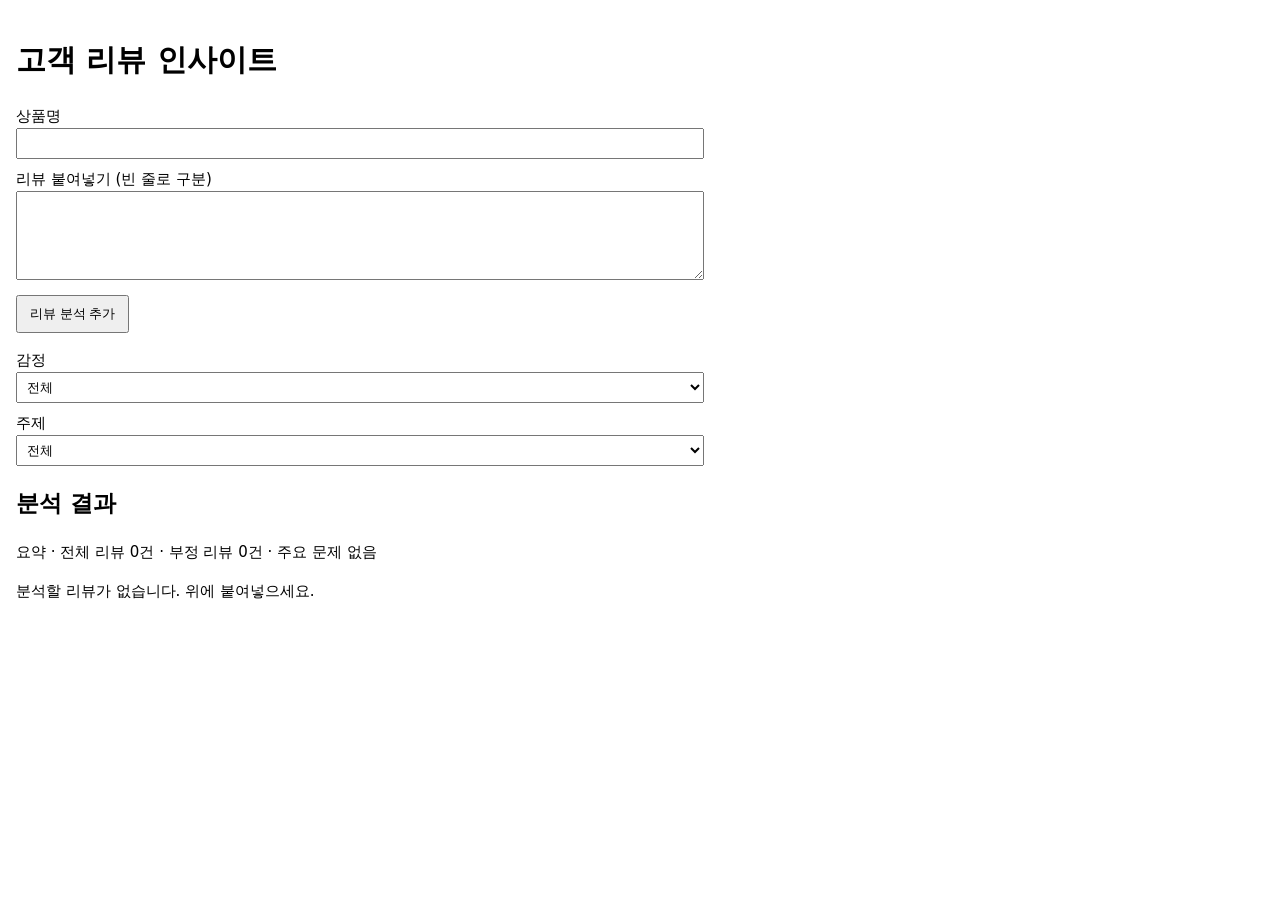
<file: benchmarks/mvp-bench/grader/fixtures/pass/b-reviews/app/index.html>
<!doctype html>
<html lang="ko">
<head>
<meta charset="utf-8">
<meta name="viewport" content="width=device-width, initial-scale=1">
<title>고객 리뷰 인사이트</title>
<style>
  * { box-sizing: border-box; }
  body { font: 15px/1.6 system-ui, sans-serif; margin: 0; padding: 16px; max-width: 720px; }
  label { display: block; margin: 8px 0; }
  input, select, textarea { width: 100%; padding: 6px; }
  button { padding: 8px 12px; }
  .card { border: 1px solid #ccc; border-radius: 6px; padding: 8px; margin: 8px 0; overflow-wrap: anywhere; }
  .tags { color: #444; }
  .msg { color: #b00020; }
</style>
</head>
<body>
<h1>고객 리뷰 인사이트</h1>

<form id="form" novalidate>
  <label>상품명 <input type="text" name="product" required></label>
  <label>리뷰 붙여넣기 (빈 줄로 구분) <textarea name="reviews" rows="5" required></textarea></label>
  <button type="submit">리뷰 분석 추가</button>
</form>
<p class="msg" id="msg"></p>

<label>감정 <select id="filter-sentiment"></select></label>
<label>주제 <select id="filter-theme"></select></label>

<h2>분석 결과</h2>
<p id="summary"></p>
<div id="list"></div>

<script>
const KEY = 'riff-reviews';
const SENTIMENTS = ['긍정', '부정', '중립'];
const THEMES = [
  ['배송', /도착|배송|출발|오지 않|늦/],
  ['포장', /박스|포장|찌그/],
  ['품질', /깨|파손|불량|고장/],
  ['사이즈', /사이즈|치수|작게|크게|옷/],
];
const STATUSES = [['todo', '처리 전'], ['doing', '검토 중'], ['done', '개선 반영']];
const $ = s => document.querySelector(s);

// 별점으로 감정을, 본문 어휘로 주제를 정한다. 외부 API 없이 로컬에서만 동작한다.
const sentimentOf = text => {
  const stars = (text.match(/★/g) || []).length;
  return stars >= 4 ? '긍정' : (stars > 0 && stars <= 2 ? '부정' : '중립');
};
const themeOf = text => (THEMES.find(([, pattern]) => pattern.test(text)) || ['기타'])[0];

let reviews = JSON.parse(localStorage.getItem(KEY) || '[]');
const save = () => localStorage.setItem(KEY, JSON.stringify(reviews));

const fillFilter = (select, values) => {
  select.append(new Option('전체', ''));
  values.forEach(v => select.append(new Option(v, v)));
  select.onchange = render;
};
fillFilter($('#filter-sentiment'), SENTIMENTS);
fillFilter($('#filter-theme'), THEMES.map(([name]) => name));

function render() {
  const wantSentiment = $('#filter-sentiment').value;
  const wantTheme = $('#filter-theme').value;
  const shown = reviews
    .map((review, index) => ({ review, index }))
    .filter(({ review }) => (!wantSentiment || review.sentiment === wantSentiment)
      && (!wantTheme || review.theme === wantTheme));

  const negative = reviews.filter(r => r.sentiment === '부정');
  const counts = {};
  negative.forEach(r => { counts[r.theme] = (counts[r.theme] || 0) + 1; });
  const top = Object.entries(counts).sort((a, b) => b[1] - a[1])[0];
  $('#summary').textContent = `요약 · 전체 리뷰 ${reviews.length}건 · 부정 리뷰 ${negative.length}건 · `
    + `주요 문제 ${top ? `${top[0]} ${top[1]}건` : '없음'}`;

  const list = $('#list');
  list.textContent = '';
  if (!shown.length) {
    const empty = document.createElement('p');
    empty.textContent = reviews.length ? '조건에 맞는 리뷰가 없습니다.' : '분석할 리뷰가 없습니다. 위에 붙여넣으세요.';
    list.append(empty);
    return;
  }
  shown.forEach(({ review, index }) => {
    const card = document.createElement('div');
    card.className = 'card';
    const body = document.createElement('div');
    body.textContent = review.text;
    const tags = document.createElement('div');
    tags.className = 'tags';
    tags.textContent = `${review.product} · ${review.sentiment} · ${review.theme}`;
    const select = document.createElement('select');
    select.setAttribute('aria-label', '처리 상태');
    STATUSES.forEach(([value, label]) => select.append(new Option(label, value, false, value === review.status)));
    select.onchange = () => { reviews[index].status = select.value; save(); render(); };
    card.append(body, tags, select);
    list.append(card);
  });
}

$('#form').addEventListener('submit', event => {
  event.preventDefault();
  const form = event.target;
  const product = form.product.value.trim();
  const blocks = form.reviews.value.split(/\n\s*\n/).map(t => t.trim()).filter(Boolean);
  if (!product || !blocks.length) {
    $('#msg').textContent = '상품명과 리뷰 본문을 모두 입력하세요.';
    return;
  }
  blocks.forEach(text => reviews.push({
    product, text, sentiment: sentimentOf(text), theme: themeOf(text), status: 'todo',
  }));
  save();
  form.reset();
  $('#msg').textContent = '';
  render();
});

render();
</script>
</body>
</html>
</file>
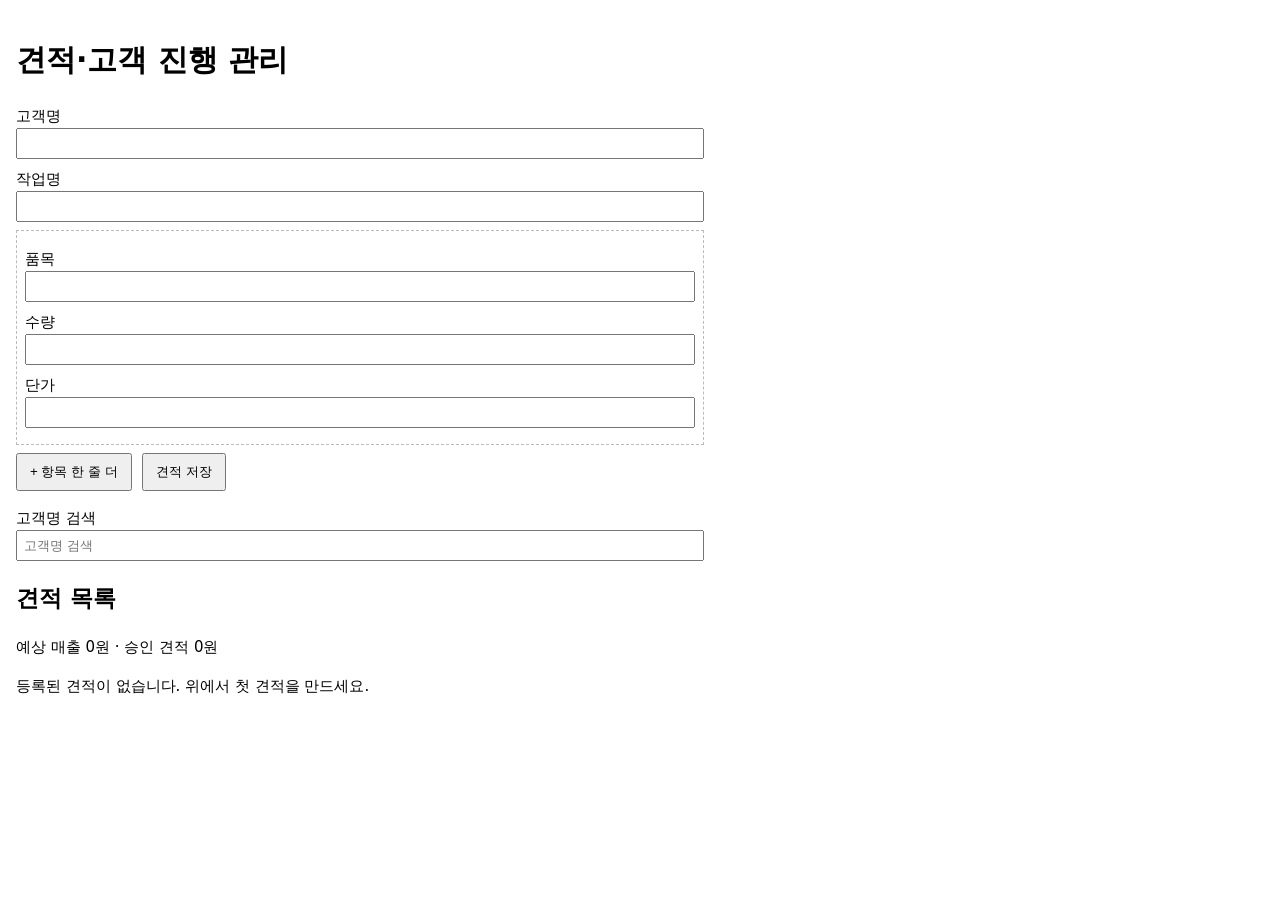
<file: benchmarks/mvp-bench/grader/fixtures/pass/c-quotes/app/index.html>
<!doctype html>
<html lang="ko">
<head>
<meta charset="utf-8">
<meta name="viewport" content="width=device-width, initial-scale=1">
<title>견적·고객 진행 관리</title>
<style>
  * { box-sizing: border-box; }
  body { font: 15px/1.6 system-ui, sans-serif; margin: 0; padding: 16px; max-width: 720px; }
  label { display: block; margin: 8px 0; }
  input, select { width: 100%; padding: 6px; }
  button { padding: 8px 12px; margin-right: 6px; }
  .item { border: 1px dashed #bbb; padding: 8px; margin: 8px 0; }
  .quote { border: 1px solid #ccc; border-radius: 6px; padding: 8px; margin: 8px 0; overflow-wrap: anywhere; }
  .msg { color: #b00020; }
  @media print {
    form, #search, .status, .msg, button { display: none; }
    .quote { border: none; page-break-inside: avoid; }
  }
</style>
</head>
<body>
<h1>견적·고객 진행 관리</h1>

<form id="form" novalidate>
  <label>고객명 <input type="text" name="customer" required></label>
  <label>작업명 <input type="text" name="project"></label>
  <div id="items">
    <div class="item">
      <label>품목 <input type="text" class="desc" name="desc"></label>
      <label>수량 <input type="number" class="qty" name="qty"></label>
      <label>단가 <input type="number" class="unit" name="unit"></label>
    </div>
  </div>
  <button type="button" id="add-item">+ 항목 한 줄 더</button>
  <button type="submit">견적 저장</button>
</form>
<p class="msg" id="msg"></p>

<label>고객명 검색 <input type="search" id="search" placeholder="고객명 검색"></label>

<h2>견적 목록</h2>
<p id="summary"></p>
<div id="list"></div>

<script>
const KEY = 'riff-quotes';
const VAT_RATE = 0.1;
const STATUSES = [['draft', '초안'], ['sent', '발송'], ['approved', '승인'], ['rejected', '거절']];
const $ = s => document.querySelector(s);
const won = n => n.toLocaleString('ko-KR') + '원';

let quotes = JSON.parse(localStorage.getItem(KEY) || '[]');
const save = () => localStorage.setItem(KEY, JSON.stringify(quotes));

$('#add-item').onclick = () => {
  const row = $('.item').cloneNode(true);
  row.querySelectorAll('input').forEach(input => { input.value = ''; });
  $('#items').append(row);
};

function render() {
  const keyword = $('#search').value.trim();
  const shown = quotes.filter(q => !keyword || q.customer.includes(keyword));
  const expected = quotes.filter(q => q.status !== 'rejected').reduce((s, q) => s + q.total, 0);
  const approved = quotes.filter(q => q.status === 'approved').reduce((s, q) => s + q.total, 0);
  $('#summary').textContent = `예상 매출 ${won(expected)} · 승인 견적 ${won(approved)}`;

  const list = $('#list');
  list.textContent = '';
  if (!shown.length) {
    const empty = document.createElement('p');
    empty.textContent = quotes.length ? '검색 조건에 맞는 견적이 없습니다.' : '등록된 견적이 없습니다. 위에서 첫 견적을 만드세요.';
    list.append(empty);
    return;
  }
  shown.forEach(quote => {
    const card = document.createElement('div');
    card.className = 'quote';
    const head = document.createElement('div');
    head.textContent = `${quote.customer} · ${quote.project || '작업명 미지정'}`;
    const lines = document.createElement('div');
    lines.textContent = quote.items
      .map(i => `${i.desc} ${i.qty} × ${won(i.unit)} = ${won(i.qty * i.unit)}`).join(' / ');
    const totals = document.createElement('div');
    totals.textContent = `공급가액 ${won(quote.supply)} · 부가세 ${won(quote.vat)} · 합계 ${won(quote.total)}`;
    const select = document.createElement('select');
    select.className = 'status';
    select.setAttribute('aria-label', '견적 진행 상태');
    STATUSES.forEach(([value, label]) => select.append(new Option(label, value, false, value === quote.status)));
    select.onchange = () => { quote.status = select.value; save(); render(); };
    card.append(head, lines, totals, select);
    list.append(card);
  });
}

$('#search').oninput = render;

$('#form').addEventListener('submit', event => {
  event.preventDefault();
  const form = event.target;
  const customer = form.customer.value.trim();
  const items = [...$('#items').querySelectorAll('.item')].map(row => ({
    desc: row.querySelector('.desc').value.trim(),
    qty: Number(row.querySelector('.qty').value),
    unit: Number(row.querySelector('.unit').value),
  }));
  if (!customer) { $('#msg').textContent = '고객명을 입력하세요.'; return; }
  if (!items.length || items.some(i => !i.desc || !(i.qty > 0) || !(i.unit > 0))) {
    $('#msg').textContent = '모든 항목의 품목, 수량, 단가를 채우세요. 수량과 단가는 0보다 커야 합니다.';
    return;
  }

  const supply = items.reduce((sum, i) => sum + i.qty * i.unit, 0);
  const vat = Math.round(supply * VAT_RATE);
  quotes.push({
    customer, project: form.project.value.trim(), items, supply, vat, total: supply + vat, status: 'draft',
  });
  save();
  form.reset();
  $('#items').querySelectorAll('.item').forEach((row, index) => { if (index) row.remove(); });
  $('#msg').textContent = '';
  render();
});

render();
</script>
</body>
</html>
</file>
<file: benchmarks/mvp-bench/preflight/runs-v2/a-salon/app/css/style.css>
:root {
  --bg: #faf7f5;
  --card: #ffffff;
  --ink: #2c2622;
  --muted: #8a7d74;
  --accent: #b8785a;
  --border: #e8ddd6;
  --scheduled: #b8785a;
  --completed: #4a8a63;
  --noshow: #c74848;
  --cancelled: #9a9088;
}

* { box-sizing: border-box; }

body {
  margin: 0;
  font-family: -apple-system, "Apple SD Gothic Neo", "Malgun Gothic", sans-serif;
  background: var(--bg);
  color: var(--ink);
  padding: 16px;
}

.app-header h1 {
  font-size: 1.3rem;
  margin: 0 0 4px;
}

#revenue-summary {
  color: var(--muted);
  margin: 0 0 16px;
}

.date-nav {
  display: flex;
  gap: 8px;
  align-items: center;
  margin-bottom: 16px;
  flex-wrap: wrap;
}

.date-nav input[type="date"] {
  padding: 8px;
  border: 1px solid var(--border);
  border-radius: 8px;
}

button {
  cursor: pointer;
  border: 1px solid var(--border);
  background: var(--card);
  border-radius: 8px;
  padding: 8px 12px;
  font-size: 0.9rem;
}

button.danger { color: var(--noshow); border-color: var(--noshow); }

.card {
  background: var(--card);
  border: 1px solid var(--border);
  border-radius: 12px;
  padding: 16px;
  margin-bottom: 16px;
}

.form-grid {
  display: grid;
  grid-template-columns: repeat(auto-fit, minmax(140px, 1fr));
  gap: 10px;
}

.form-grid label {
  display: flex;
  flex-direction: column;
  font-size: 0.8rem;
  color: var(--muted);
  gap: 4px;
}

.form-grid input {
  padding: 8px;
  border: 1px solid var(--border);
  border-radius: 8px;
  font-size: 0.95rem;
}

#form-error {
  color: var(--noshow);
  font-size: 0.85rem;
  min-height: 1.2em;
  margin-top: 8px;
}

.reservation-card {
  display: grid;
  grid-template-columns: 90px 1fr auto;
  gap: 12px;
  align-items: start;
  background: var(--card);
  border: 1px solid var(--border);
  border-left: 4px solid var(--scheduled);
  border-radius: 10px;
  padding: 12px;
  margin-bottom: 10px;
}

.reservation-card.status-completed { border-left-color: var(--completed); }
.reservation-card.status-noshow { border-left-color: var(--noshow); opacity: 0.85; }
.reservation-card.status-cancelled { border-left-color: var(--cancelled); opacity: 0.6; }

.rc-time { font-weight: 600; }
.rc-name { font-weight: 600; }
.rc-phone { font-weight: 400; color: var(--muted); font-size: 0.85rem; margin-left: 6px; }
.rc-service, .rc-memo { color: var(--muted); font-size: 0.9rem; }

.rc-actions {
  grid-column: 1 / -1;
  display: flex;
  gap: 6px;
  flex-wrap: wrap;
  margin-top: 6px;
}

.badge {
  display: inline-block;
  padding: 2px 8px;
  border-radius: 999px;
  font-size: 0.75rem;
  color: #fff;
}

.badge-scheduled { background: var(--scheduled); }
.badge-completed { background: var(--completed); }
.badge-noshow { background: var(--noshow); }
.badge-cancelled { background: var(--cancelled); }
.badge-warn { background: var(--noshow); margin-left: 6px; }

.empty { color: var(--muted); text-align: center; padding: 24px 0; }

@media (prefers-color-scheme: dark) {
  :root {
    --bg: #1c1917;
    --card: #262220;
    --ink: #f0e9e4;
    --muted: #a99c92;
    --border: #3a332e;
  }
}
</file>
<file: benchmarks/mvp-bench/preflight/runs-v2/b-reviews/app/css/style.css>
:root {
  --bg: #f7f8fa;
  --panel: #ffffff;
  --border: #e2e5ea;
  --text: #1f2430;
  --text-muted: #6b7280;
  --accent: #2563eb;
  --severe: #dc2626;
  --severe-bg: #fef2f2;
  --radius: 8px;
}

* { box-sizing: border-box; }

body {
  margin: 0;
  font-family: -apple-system, BlinkMacSystemFont, "Segoe UI", "Malgun Gothic", sans-serif;
  background: var(--bg);
  color: var(--text);
  line-height: 1.5;
}

.topbar {
  padding: 24px 20px 16px;
  max-width: 900px;
  margin: 0 auto;
}

.topbar h1 {
  margin: 0 0 4px;
  font-size: 1.5rem;
}

.subtitle {
  margin: 0;
  color: var(--text-muted);
  font-size: 0.9rem;
}

main {
  max-width: 900px;
  margin: 0 auto;
  padding: 0 20px 60px;
  display: flex;
  flex-direction: column;
  gap: 20px;
}

.panel {
  background: var(--panel);
  border: 1px solid var(--border);
  border-radius: var(--radius);
  padding: 20px;
}

.panel h2 {
  margin: 0 0 12px;
  font-size: 1.05rem;
}

label {
  display: block;
  font-size: 0.85rem;
  color: var(--text-muted);
  margin: 12px 0 4px;
}

input[type="text"],
textarea,
select {
  width: 100%;
  padding: 8px 10px;
  border: 1px solid var(--border);
  border-radius: 6px;
  font-size: 0.95rem;
  font-family: inherit;
  background: #fff;
  color: var(--text);
}

textarea { resize: vertical; }

button {
  margin-top: 14px;
  padding: 10px 18px;
  border: none;
  border-radius: 6px;
  background: var(--accent);
  color: #fff;
  font-size: 0.95rem;
  cursor: pointer;
}

button:hover { background: #1d4ed8; }

button.danger {
  background: transparent;
  color: var(--severe);
  border: 1px solid var(--severe);
  align-self: flex-start;
}

button.danger:hover { background: var(--severe-bg); }

.status {
  margin-top: 10px;
  font-size: 0.85rem;
  color: var(--text-muted);
}

.empty-note {
  color: var(--text-muted);
  font-size: 0.9rem;
}

.category-summary {
  list-style: none;
  margin: 0;
  padding: 0;
  display: grid;
  grid-template-columns: repeat(auto-fit, minmax(120px, 1fr));
  gap: 10px;
}

.category-summary li {
  border: 1px solid var(--border);
  border-radius: 6px;
  padding: 12px;
  text-align: center;
}

.category-summary .count {
  display: block;
  font-size: 1.6rem;
  font-weight: 700;
}

.category-summary .label {
  font-size: 0.85rem;
  color: var(--text-muted);
}

.priority-table {
  width: 100%;
  border-collapse: collapse;
  font-size: 0.9rem;
}

.priority-table th,
.priority-table td {
  text-align: left;
  padding: 8px 10px;
  border-bottom: 1px solid var(--border);
}

.priority-table tr.severe-row {
  background: var(--severe-bg);
}

.badge-severe {
  display: inline-block;
  background: var(--severe);
  color: #fff;
  border-radius: 4px;
  padding: 1px 6px;
  font-size: 0.75rem;
  margin-left: 4px;
}

.severe-panel {
  border-color: var(--severe);
}

.severe-list, .raw-list {
  list-style: none;
  margin: 0;
  padding: 0;
  display: flex;
  flex-direction: column;
  gap: 10px;
}

.severe-list li, .raw-list li {
  border: 1px solid var(--border);
  border-radius: 6px;
  padding: 10px 12px;
  font-size: 0.9rem;
}

.severe-list li { border-color: var(--severe); background: var(--severe-bg); }

.review-meta {
  color: var(--text-muted);
  font-size: 0.8rem;
  margin-bottom: 4px;
}

.tag {
  display: inline-block;
  background: #eef2ff;
  color: var(--accent);
  border-radius: 4px;
  padding: 1px 6px;
  font-size: 0.75rem;
  margin-right: 4px;
}
</file>
<file: benchmarks/mvp-bench/preflight/runs-v2/c-quotes/app/styles.css>
:root {
  --bg: #f6f7f9;
  --surface: #ffffff;
  --text: #1f2430;
  --muted: #6b7280;
  --border: #e2e5ea;
  --primary: #2f5fdd;
  --primary-dark: #24499f;
  --danger: #c94444;
  --draft: #9aa0ac;
  --sent: #2f7fdd;
  --approved: #2f9e5a;
  --hold: #d98c2b;
  --rejected: #c94444;
  font-family: -apple-system, BlinkMacSystemFont, "Apple SD Gothic Neo", "Malgun Gothic", sans-serif;
}

* { box-sizing: border-box; }

body {
  margin: 0;
  background: var(--bg);
  color: var(--text);
}

.app {
  max-width: 960px;
  margin: 0 auto;
  padding: 24px 20px 60px;
}

.app-header {
  display: flex;
  align-items: center;
  gap: 16px;
  flex-wrap: wrap;
  margin-bottom: 24px;
}

.app-header h1 {
  font-size: 20px;
  margin: 0;
  margin-right: auto;
}

.summary {
  display: flex;
  flex-direction: column;
  align-items: flex-end;
  line-height: 1.3;
}

.summary-label {
  font-size: 12px;
  color: var(--muted);
}

.summary-value {
  font-size: 20px;
  font-weight: 700;
  color: var(--approved);
}

.btn {
  border: 1px solid var(--border);
  background: var(--surface);
  color: var(--text);
  padding: 8px 14px;
  border-radius: 6px;
  font-size: 14px;
  cursor: pointer;
}

.btn:hover { background: #f0f1f4; }

.btn-primary {
  background: var(--primary);
  border-color: var(--primary);
  color: #fff;
}

.btn-primary:hover { background: var(--primary-dark); }

.btn-link {
  background: none;
  border: none;
  color: var(--primary);
  cursor: pointer;
  font-size: 13px;
  padding: 0;
}

.table-wrap {
  overflow-x: auto;
  background: var(--surface);
  border: 1px solid var(--border);
  border-radius: 8px;
}

.quote-table {
  width: 100%;
  border-collapse: collapse;
  font-size: 14px;
  min-width: 640px;
}

.quote-table th, .quote-table td {
  padding: 12px 14px;
  border-bottom: 1px solid var(--border);
  text-align: left;
  vertical-align: top;
}

.quote-table th {
  font-size: 12px;
  color: var(--muted);
  font-weight: 600;
  background: #fafbfc;
}

.quote-table tbody tr:last-child td { border-bottom: none; }

.client-cell strong { display: block; }
.client-cell span { color: var(--muted); font-size: 12px; }

.status-badge {
  display: inline-block;
  padding: 2px 8px;
  border-radius: 999px;
  font-size: 12px;
  color: #fff;
}
.status-draft { background: var(--draft); }
.status-sent { background: var(--sent); }
.status-approved { background: var(--approved); }
.status-hold { background: var(--hold); }
.status-rejected { background: var(--rejected); }

.status-select {
  margin-top: 6px;
  font-size: 12px;
  padding: 3px 4px;
}

.actions-cell {
  display: flex;
  flex-wrap: wrap;
  gap: 6px;
}

.actions-cell button {
  font-size: 12px;
  padding: 4px 8px;
}

.empty-state {
  text-align: center;
  color: var(--muted);
  padding: 40px 0;
}

/* 다이얼로그(견적 작성/수정, 발송 전 확인, 이력) — 브라우저 기본 <dialog> 사용 */
dialog {
  border: none;
  border-radius: 10px;
  padding: 24px;
  width: min(520px, 92vw);
  box-shadow: 0 10px 40px rgba(0,0,0,0.15);
}
dialog::backdrop { background: rgba(20, 24, 33, 0.45); }

dialog h2 { margin-top: 0; font-size: 17px; }

.field {
  display: block;
  margin-bottom: 12px;
  font-size: 13px;
  color: var(--muted);
}
.field span { display: block; margin-bottom: 4px; }
.field input {
  width: 100%;
  padding: 8px 10px;
  border: 1px solid var(--border);
  border-radius: 6px;
  font-size: 14px;
  color: var(--text);
}

.items-block { margin-bottom: 12px; }
.items-header {
  display: flex;
  justify-content: space-between;
  align-items: center;
  font-size: 13px;
  color: var(--muted);
  margin-bottom: 6px;
}

.item-row {
  display: grid;
  grid-template-columns: 2fr 70px 100px 90px auto;
  gap: 6px;
  align-items: center;
  margin-bottom: 6px;
}
.item-row input {
  padding: 6px 8px;
  border: 1px solid var(--border);
  border-radius: 6px;
  font-size: 13px;
  width: 100%;
}
.item-row input.invalid { border-color: var(--danger); }
.item-row .item-line-total {
  font-size: 12px;
  color: var(--muted);
  text-align: right;
  white-space: nowrap;
}
.item-row .remove-item {
  border: none;
  background: none;
  color: var(--danger);
  cursor: pointer;
  font-size: 12px;
}

.form-total {
  text-align: right;
  font-size: 15px;
  margin: 10px 0;
}

.form-error {
  color: var(--danger);
  font-size: 13px;
  background: #fdecec;
  border-radius: 6px;
  padding: 8px 10px;
}

.dialog-actions {
  display: flex;
  justify-content: flex-end;
  gap: 8px;
  margin-top: 8px;
}

.preview-content {
  border: 1px solid var(--border);
  border-radius: 8px;
  padding: 14px;
  font-size: 14px;
  white-space: pre-wrap;
  background: #fafbfc;
}

.hint { font-size: 13px; color: var(--muted); margin-top: -6px; }

.history-list { list-style: none; padding: 0; margin: 0; font-size: 13px; }
.history-list li { padding: 8px 0; border-bottom: 1px solid var(--border); }
.history-list li:last-child { border-bottom: none; }
.history-list .history-at { color: var(--muted); font-size: 12px; display: block; }

/* 인쇄: 화면에서는 숨기고, 인쇄할 때만 이 영역만 보이게 한다 */
#printArea { display: none; }

@media print {
  body * { visibility: hidden; }
  #printArea, #printArea * { visibility: visible; }
  #printArea {
    display: block;
    position: absolute;
    top: 0;
    left: 0;
    width: 100%;
    padding: 24px;
    white-space: pre-wrap;
    font-size: 14px;
  }
}

@media (max-width: 560px) {
  .app-header { align-items: flex-start; }
  .summary { align-items: flex-start; }
}
</file>
<file: benchmarks/mvp-bench/preflight/runs-v3/a-salon/app/style.css>
body {
  font-family: -apple-system, "Malgun Gothic", sans-serif;
  max-width: 900px;
  margin: 2rem auto;
  padding: 0 1rem;
  color: #222;
}

h1 { font-size: 1.4rem; }
h2 { font-size: 1.1rem; margin-top: 2rem; }

#reservation-form {
  display: flex;
  flex-wrap: wrap;
  gap: 0.5rem;
  align-items: center;
}

#reservation-form input {
  padding: 0.4rem;
  border: 1px solid #ccc;
  border-radius: 4px;
}

#reservation-form button {
  padding: 0.4rem 1rem;
  background: #2563eb;
  color: #fff;
  border: none;
  border-radius: 4px;
  cursor: pointer;
}

.error { color: #c0392b; font-size: 0.85rem; }

#noshow-hint { color: #c0392b; font-size: 0.85rem; }

#filter-bar {
  margin-top: 1.5rem;
  display: flex;
  gap: 1.5rem;
  flex-wrap: wrap;
}

table {
  width: 100%;
  border-collapse: collapse;
  margin-top: 1rem;
}

th, td {
  border-bottom: 1px solid #e2e2e2;
  padding: 0.5rem;
  text-align: left;
  font-size: 0.9rem;
}

.badge {
  padding: 0.15rem 0.5rem;
  border-radius: 999px;
  font-size: 0.8rem;
  color: #fff;
}
.status-예약중 { background: #f59e0b; }
.status-완료 { background: #16a34a; }
.status-취소 { background: #6b7280; }
.status-노쇼 { background: #dc2626; }

.noshow-count { color: #dc2626; font-weight: bold; }

td button {
  margin-right: 0.25rem;
  font-size: 0.8rem;
  cursor: pointer;
}

#summary-section { margin-top: 2rem; }
</file>
<file: benchmarks/mvp-bench/preflight/runs-v3/b-reviews/app/style.css>
:root {
  --bg: #f5f6f8;
  --card-bg: #ffffff;
  --text: #1f2430;
  --muted: #6b7280;
  --border: #e2e4e9;
  --accent: #2563eb;
  --danger: #dc2626;
  --danger-bg: #fef2f2;
  --ok: #16a34a;
}

@media (prefers-color-scheme: dark) {
  :root {
    --bg: #15171c;
    --card-bg: #1e2129;
    --text: #e5e7eb;
    --muted: #9aa1ac;
    --border: #33384533;
    --accent: #60a5fa;
    --danger: #f87171;
    --danger-bg: #3a1f22;
    --ok: #4ade80;
  }
}

* { box-sizing: border-box; }

body {
  margin: 0;
  font-family: -apple-system, BlinkMacSystemFont, "Apple SD Gothic Neo", "Malgun Gothic", sans-serif;
  background: var(--bg);
  color: var(--text);
  line-height: 1.5;
}

header {
  padding: 24px 20px 8px;
  max-width: 720px;
  margin: 0 auto;
}
header h1 { margin: 0 0 4px; font-size: 22px; }
.sub { color: var(--muted); margin: 0; font-size: 14px; }

main {
  max-width: 720px;
  margin: 0 auto;
  padding: 12px 20px 60px;
  display: flex;
  flex-direction: column;
  gap: 16px;
}

.card {
  background: var(--card-bg);
  border: 1px solid var(--border);
  border-radius: 12px;
  padding: 16px;
}
.card h2 { margin: 0 0 12px; font-size: 16px; }

.urgent-banner {
  background: var(--danger-bg);
  color: var(--danger);
  border-radius: 8px;
  padding: 8px 12px;
  margin-bottom: 12px;
  font-size: 14px;
  font-weight: 600;
}

.summary-grid {
  display: grid;
  grid-template-columns: repeat(auto-fit, minmax(110px, 1fr));
  gap: 8px;
}
.summary-cell {
  border: 1px solid var(--border);
  border-radius: 8px;
  padding: 8px;
  text-align: center;
}
.summary-cell .cat-name { font-size: 13px; color: var(--muted); }
.summary-cell .cat-total { font-size: 20px; font-weight: 700; }
.summary-cell .cat-negative { font-size: 12px; color: var(--danger); }

form { display: flex; flex-direction: column; gap: 10px; }
.field-row { display: flex; gap: 10px; flex-wrap: wrap; }
.field-row label { flex: 1; min-width: 120px; }

label { display: flex; flex-direction: column; gap: 4px; font-size: 13px; color: var(--muted); }
input, select, textarea, button {
  font: inherit;
  color: var(--text);
  background: var(--bg);
  border: 1px solid var(--border);
  border-radius: 8px;
  padding: 8px 10px;
}
textarea { resize: vertical; }

button[type="submit"], .action-btn {
  background: var(--accent);
  color: #fff;
  border: none;
  cursor: pointer;
  font-weight: 600;
}
button[type="submit"]:hover, .action-btn:hover { opacity: 0.9; }

.filter-row { display: flex; gap: 10px; flex-wrap: wrap; margin-bottom: 12px; }
.filter-row label { flex: 1; min-width: 100px; }

.review-list { list-style: none; margin: 0; padding: 0; display: flex; flex-direction: column; gap: 10px; }
.review-item {
  border: 1px solid var(--border);
  border-radius: 10px;
  padding: 10px 12px;
}
.review-item.unconfirmed { border-left: 4px solid var(--danger); }
.review-item.confirmed { border-left: 4px solid var(--ok); opacity: 0.85; }

.review-top { display: flex; justify-content: space-between; align-items: center; gap: 8px; flex-wrap: wrap; }
.badge {
  font-size: 12px;
  padding: 2px 8px;
  border-radius: 999px;
  border: 1px solid var(--border);
  color: var(--muted);
}
.badge.status-unconfirmed { color: var(--danger); border-color: var(--danger); }
.badge.status-confirmed { color: var(--ok); border-color: var(--ok); }

.review-content { margin: 8px 0; white-space: pre-wrap; word-break: break-word; }
.review-meta { font-size: 12px; color: var(--muted); }

.review-actions { display: flex; gap: 8px; margin-top: 8px; flex-wrap: wrap; }
.review-actions button {
  background: transparent;
  cursor: pointer;
  font-size: 13px;
  padding: 4px 10px;
}
.review-actions .delete-btn { color: var(--danger); border-color: var(--danger); }
.review-actions .restore-btn { color: var(--ok); border-color: var(--ok); }

.link-btn {
  background: none;
  border: none;
  color: var(--accent);
  cursor: pointer;
  padding: 0;
  text-decoration: underline;
}

.empty-msg { color: var(--muted); font-size: 14px; }
</file>
<file: benchmarks/mvp-bench/preflight/runs-v3/c-quotes/app/style.css>
:root {
  --bg: #f7f5f2;
  --panel: #ffffff;
  --text: #2a2a2a;
  --muted: #6b6b6b;
  --border: #e2ddd6;
  --accent: #a8763e;
  --accent-contrast: #ffffff;
  --danger: #b3441f;
  --draft: #8d8d8d;
  --sent: #b08a3e;
  --approved: #3f7a4f;
  --rejected: #b3441f;
}

@media (prefers-color-scheme: dark) {
  :root {
    --bg: #1c1a17;
    --panel: #26221e;
    --text: #ece7e0;
    --muted: #a49b8f;
    --border: #3a352e;
    --accent: #d7a15e;
    --accent-contrast: #1c1a17;
  }
}

:root[data-theme="dark"] {
  --bg: #1c1a17;
  --panel: #26221e;
  --text: #ece7e0;
  --muted: #a49b8f;
  --border: #3a352e;
  --accent: #d7a15e;
  --accent-contrast: #1c1a17;
}

:root[data-theme="light"] {
  --bg: #f7f5f2;
  --panel: #ffffff;
  --text: #2a2a2a;
  --muted: #6b6b6b;
  --border: #e2ddd6;
  --accent: #a8763e;
  --accent-contrast: #ffffff;
}

* { box-sizing: border-box; }

body {
  margin: 0;
  font-family: -apple-system, BlinkMacSystemFont, "Apple SD Gothic Neo", "Malgun Gothic", sans-serif;
  background: var(--bg);
  color: var(--text);
}

.topbar {
  display: flex;
  justify-content: space-between;
  align-items: center;
  flex-wrap: wrap;
  gap: 0.5rem;
  padding: 1.2rem 1.5rem;
  border-bottom: 1px solid var(--border);
}

.topbar h1 { font-size: 1.2rem; margin: 0; }

.summary { text-align: right; }
.summary-label { display: block; font-size: 0.75rem; color: var(--muted); }
.summary-amount { font-size: 1.4rem; font-weight: 700; color: var(--accent); }

main {
  max-width: 760px;
  margin: 0 auto;
  padding: 1.5rem;
  display: flex;
  flex-direction: column;
  gap: 1.5rem;
}

.panel {
  background: var(--panel);
  border: 1px solid var(--border);
  border-radius: 10px;
  padding: 1.25rem;
}

.panel h2 { margin-top: 0; font-size: 1rem; }

.field { display: flex; flex-direction: column; gap: 0.3rem; margin-bottom: 0.8rem; }
.field label { font-size: 0.85rem; color: var(--muted); }
.field input, .field select {
  padding: 0.55rem 0.6rem;
  border: 1px solid var(--border);
  border-radius: 6px;
  background: var(--bg);
  color: var(--text);
  font-size: 0.95rem;
}
.field-amount { flex-direction: row; align-items: flex-end; }
.field-amount input { flex: 1; }
.field-amount select { width: auto; }

.form-error {
  color: var(--danger);
  font-size: 0.85rem;
  margin-bottom: 0.6rem;
}

button {
  cursor: pointer;
  border: none;
  border-radius: 6px;
  padding: 0.55rem 1rem;
  font-size: 0.9rem;
}

#quoteForm button[type="submit"] {
  background: var(--accent);
  color: var(--accent-contrast);
  font-weight: 600;
}

.controls {
  display: flex;
  gap: 0.5rem;
  flex-wrap: wrap;
  margin-bottom: 1rem;
}
.controls input, .controls select {
  padding: 0.5rem 0.6rem;
  border: 1px solid var(--border);
  border-radius: 6px;
  background: var(--bg);
  color: var(--text);
}
.controls button {
  background: var(--panel);
  border: 1px solid var(--border);
  color: var(--text);
}

.quote-list { display: flex; flex-direction: column; gap: 0.7rem; }

.quote-card {
  border: 1px solid var(--border);
  border-radius: 8px;
  padding: 0.8rem 1rem;
  display: flex;
  justify-content: space-between;
  align-items: center;
  flex-wrap: wrap;
  gap: 0.6rem;
}

.quote-main { display: flex; flex-direction: column; gap: 0.15rem; }
.quote-client { font-weight: 700; }
.quote-item { color: var(--muted); font-size: 0.85rem; }
.quote-scope { color: var(--muted); font-size: 0.8rem; }
.quote-money { display: flex; gap: 0.6rem; font-size: 0.85rem; margin-top: 0.2rem; }
.quote-total { font-weight: 700; }

.quote-actions { display: flex; gap: 0.4rem; align-items: center; }
.quote-actions select {
  padding: 0.4rem 0.5rem;
  border: 1px solid var(--border);
  border-radius: 6px;
  background: var(--bg);
  color: var(--text);
}
.quote-actions button {
  background: var(--panel);
  border: 1px solid var(--border);
  color: var(--text);
}

.status-draft { border-left: 4px solid var(--draft); }
.status-sent { border-left: 4px solid var(--sent); }
.status-approved { border-left: 4px solid var(--approved); }
.status-rejected { border-left: 4px solid var(--rejected); }

.empty-msg { color: var(--muted); text-align: center; }

.restoreBtn { display: none; }
.archived .archiveBtn { display: none; }
.archived .restoreBtn { display: inline-block; }
</file>
